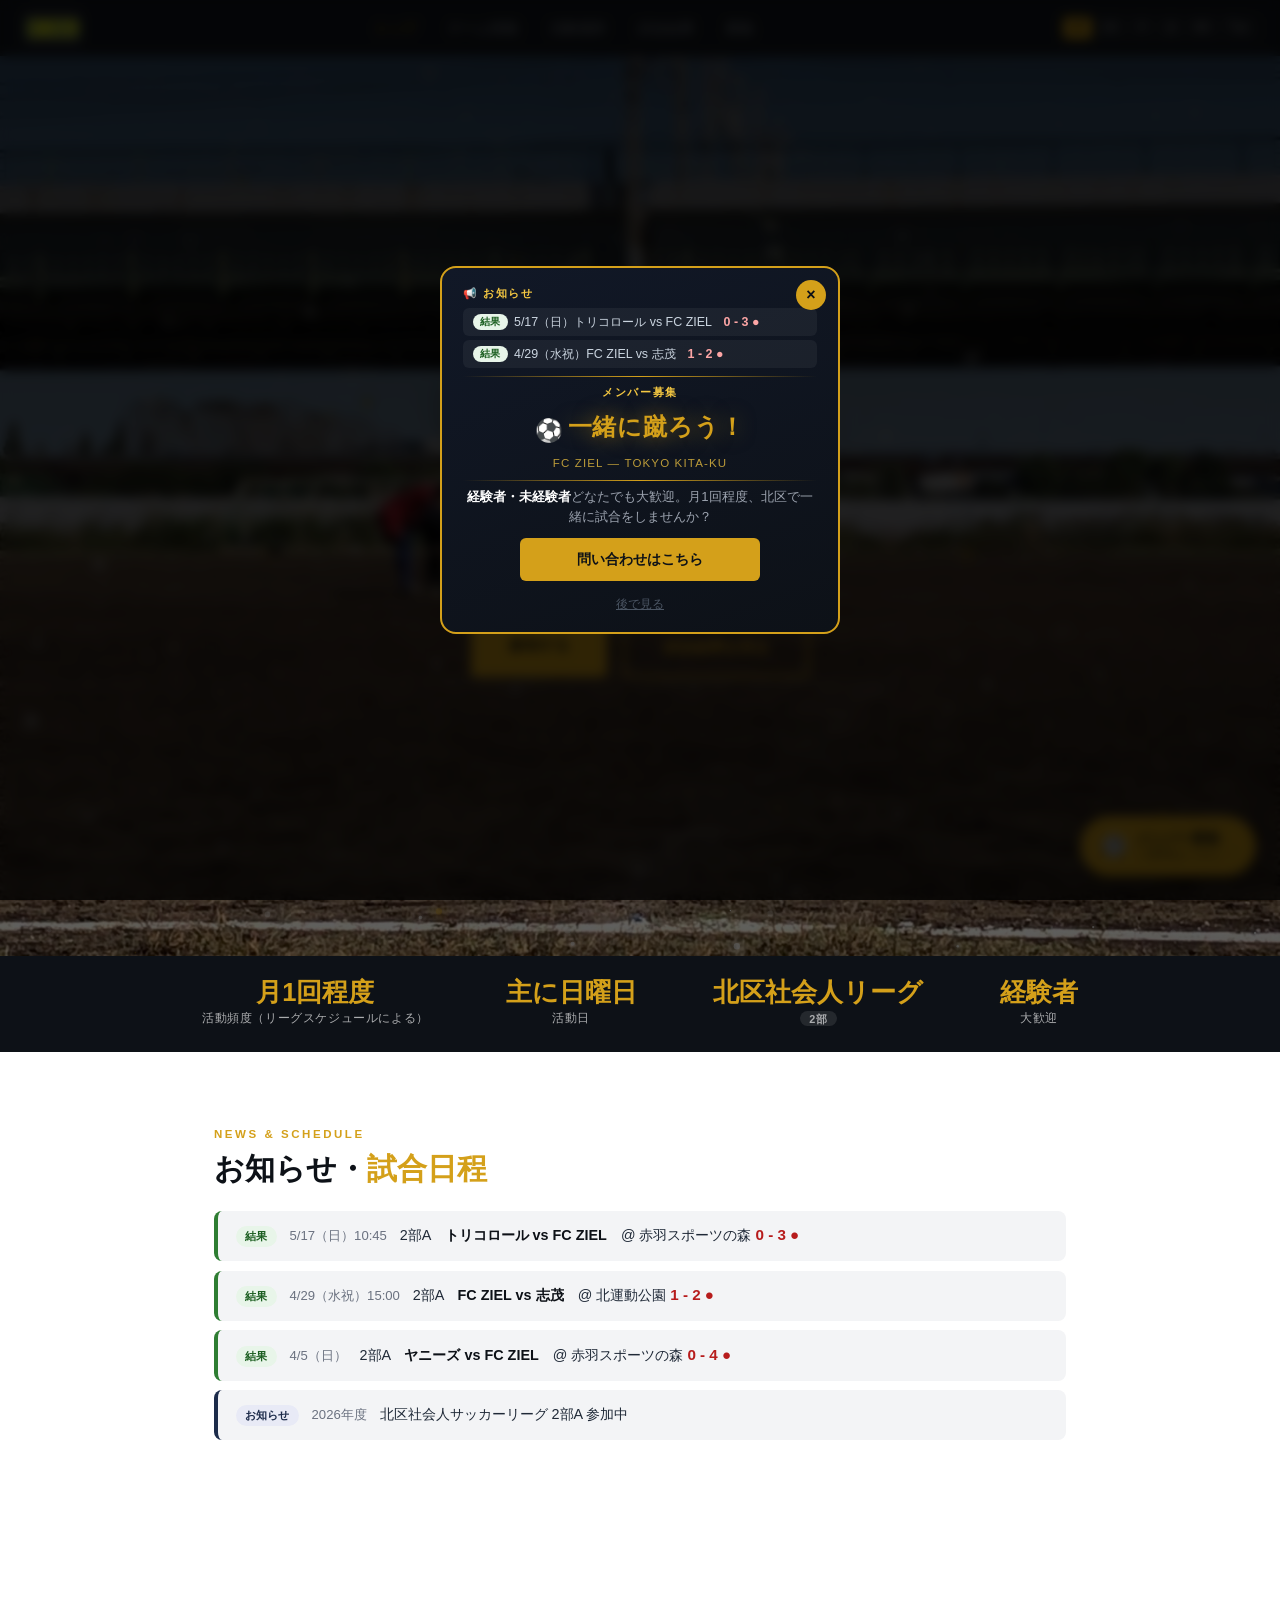
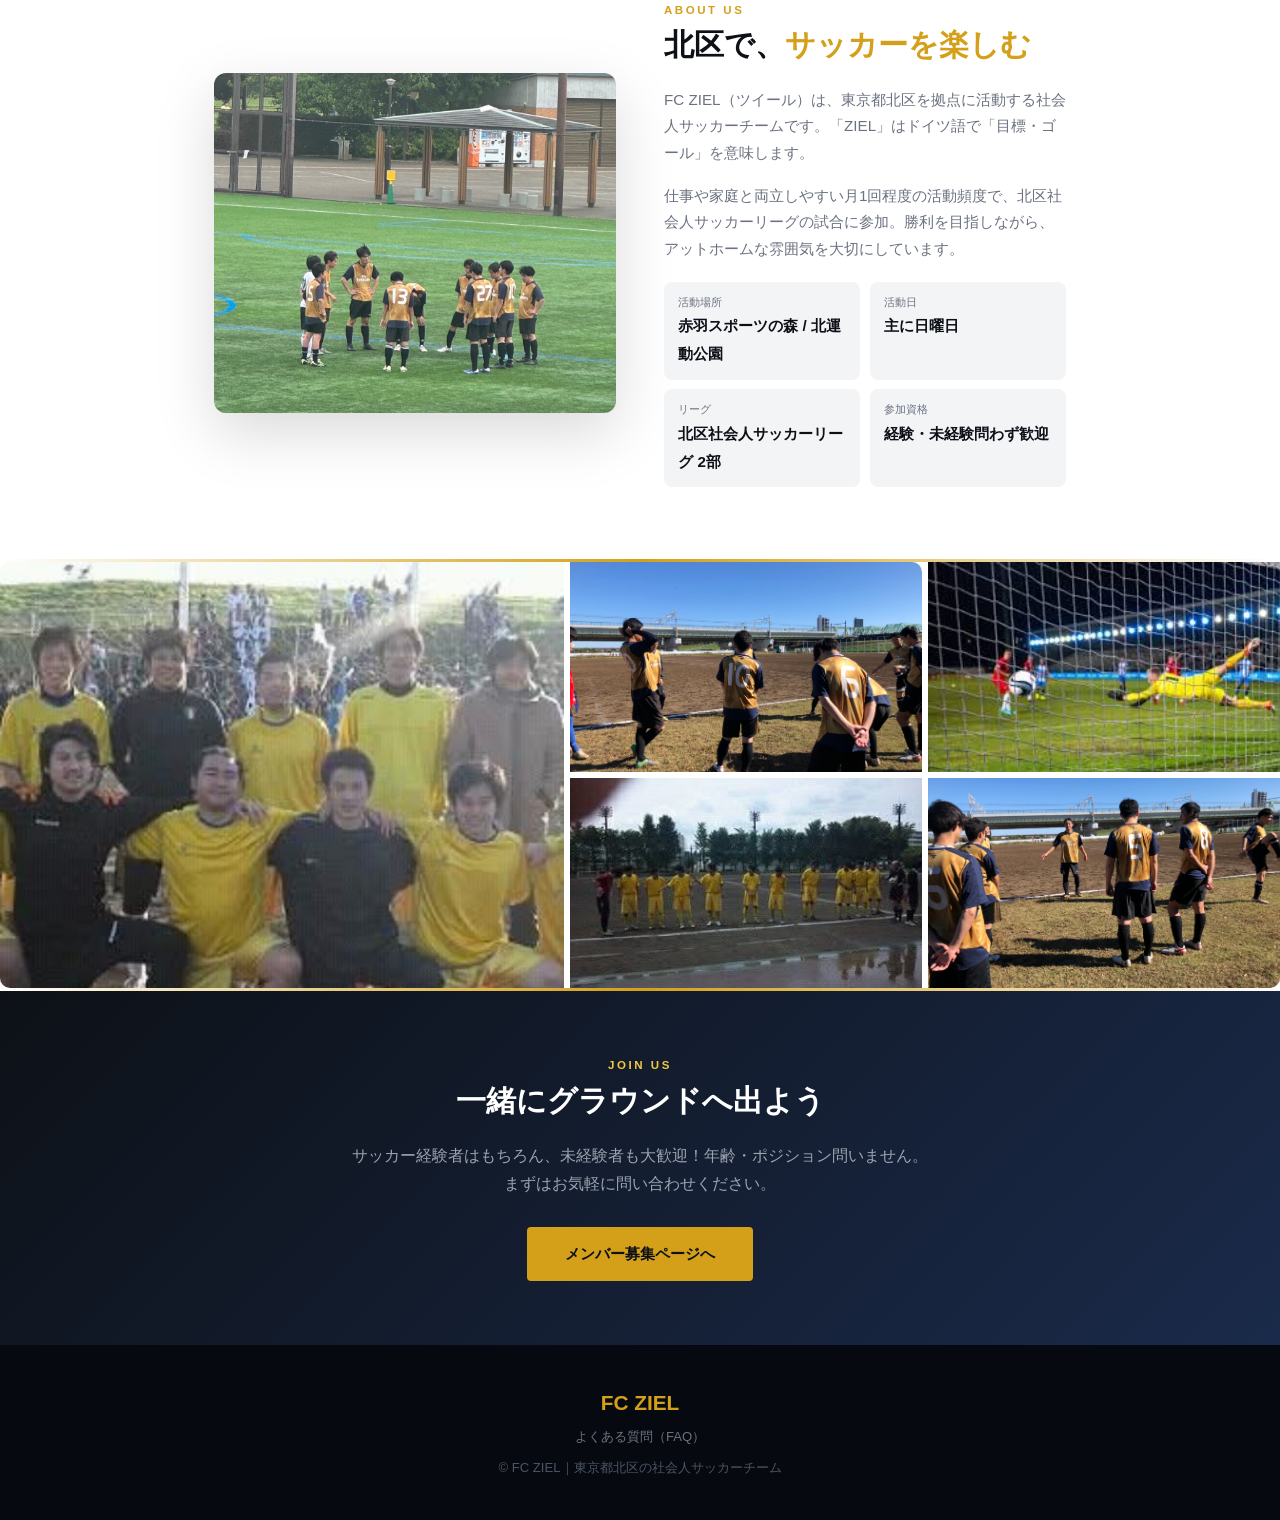
<file: index.html>
<!DOCTYPE html>
<html lang="ja">
<head>
  <meta charset="UTF-8">
  <meta name="viewport" content="width=device-width, initial-scale=1.0">
  <title>FC ZIEL（ツイール）｜東京都北区の社会人サッカーチーム</title>
  <meta name="description" content="東京都北区の社会人サッカーチームFC ZIEL（ツイール）。未経験者・初心者歓迎。北区社会人サッカーリーグ参加。赤羽・北区エリアで月1回程度（日曜）活動。メンバー随時募集中！">
  <meta name="keywords" content="社会人サッカー,北区,東京,FC ZIEL,ツイール,赤羽,サッカーチーム,メンバー募集,北区社会人リーグ,未経験者歓迎,初心者,サッカー北区">
  <meta property="og:title" content="FC ZIEL｜東京都北区の社会人サッカーチーム・メンバー募集">
  <meta property="og:description" content="未経験者・初心者歓迎！北区で月1回サッカー。見学だけでもOK。">
  <meta property="og:type" content="website">
  <link rel="icon" type="image/svg+xml" href="favicon.svg">
  <link rel="stylesheet" href="style.css">
  <style>
    .lang-switcher { display:flex; gap:0.2rem; align-items:center; margin-left:1rem; flex-shrink:0; }
    .lang-btn {
      background:transparent; border:1px solid rgba(255,255,255,0.25);
      color:rgba(255,255,255,0.65); font-size:0.65rem; font-weight:700;
      padding:0.18rem 0.42rem; border-radius:0.25rem; cursor:pointer;
      letter-spacing:0.03em; transition:all 0.15s; line-height:1.4;
    }
    .lang-btn:hover { border-color:#D4A01A; color:#D4A01A; }
    .lang-btn.active { background:#D4A01A; border-color:#D4A01A; color:#0D1117; }
  </style>
  <script type="application/ld+json">
  {
    "@context": "https://schema.org",
    "@type": "SportsOrganization",
    "name": "FC ZIEL",
    "alternateName": "ツイール",
    "sport": "Soccer",
    "areaServed": { "@type": "Place", "name": "東京都北区" }
  }
  </script>
  <!-- Google Analytics -->
  <script async src="https://www.googletagmanager.com/gtag/js?id=G-9GGPW8HF98"></script>
  <script>
    window.dataLayer = window.dataLayer || [];
    function gtag(){dataLayer.push(arguments);}
    gtag('js', new Date());
    gtag('config', 'G-9GGPW8HF98');
  </script>
</head>
<body>

  <!-- Navigation -->
  <nav class="nav">
    <a href="index.html" class="nav-logo"><img src="images/IMG_0385.jpeg" alt="FC ZIEL"></a>
    <div class="nav-links">
      <a href="index.html" class="active" data-i18n="nav-top">トップ</a>
      <a href="about.html" data-i18n="nav-team">チーム情報</a>
      <a href="location.html" data-i18n="nav-location">活動場所</a>
      <a href="results.html" data-i18n="nav-results">試合結果</a>
      <a href="join.html" data-i18n="nav-join">募集</a>
    </div>
    <div class="lang-switcher">
      <button onclick="setLang('ja')" data-lang="ja" class="lang-btn active">JP</button>
      <button onclick="setLang('en')" data-lang="en" class="lang-btn">EN</button>
      <button onclick="setLang('zh')" data-lang="zh" class="lang-btn">中</button>
      <button onclick="setLang('ko')" data-lang="ko" class="lang-btn">한</button>
      <button onclick="setLang('ms')" data-lang="ms" class="lang-btn">MS</button>
      <button onclick="setLang('th')" data-lang="th" class="lang-btn">ไทย</button>
    </div>
  </nav>

  <!-- Hero -->
  <section class="hero" style="background-image: url('images/IMG_0833.jpeg')">
    <canvas id="starfield"></canvas>
    <div class="hero-body">
      <p class="hero-ja">TOKYO KITA-KU NO SOCCER CLUB</p>
      <h1 class="hero-en">FC ZIEL</h1>
      <p class="hero-tagline" data-i18n-html="hero-tagline">東京都北区で試合をメインに活動する、<br>アットホームな社会人サッカーチーム</p>
      <span class="hero-badge" data-i18n="hero-badge">⚽ メンバー随時募集中</span>
      <div class="hero-btns">
        <a href="join.html" class="btn btn-gold" data-i18n="btn-join">参加する</a>
        <a href="results.html" class="btn btn-outline" data-i18n="btn-results">試合結果を見る</a>
      </div>
    </div>
  </section>

  <!-- Stats bar -->
  <div class="stats-bar">
    <div class="stat">
      <span class="stat-num" data-i18n="stat-freq">月1回程度</span>
      <span class="stat-label" data-i18n="stat-freq-label">活動頻度（リーグスケジュールによる）</span>
    </div>
    <div class="stat">
      <span class="stat-num" data-i18n="stat-day">主に日曜日</span>
      <span class="stat-label" data-i18n="stat-day-label">活動日</span>
    </div>
    <div class="stat">
      <span class="stat-num" data-i18n="stat-league">北区社会人リーグ</span>
      <span class="stat-label"><span style="background:rgba(255,255,255,0.15);color:#fff;padding:0.1rem 0.6rem;border-radius:2rem;font-size:0.68rem;font-weight:700;letter-spacing:0.05em">2部</span></span>
    </div>
    <div class="stat">
      <span class="stat-num" data-i18n="stat-exp">経験者</span>
      <span class="stat-label" data-i18n="stat-exp-label">大歓迎</span>
    </div>
  </div>

  <!-- お知らせ -->
  <section>
    <div class="container">
      <span class="section-eyebrow">News &amp; Schedule</span>
      <h2 class="section-title" data-i18n-html="news-title">お知らせ・<span>試合日程</span></h2>
      <div class="news-list">
        <!-- NEWS_INSERT -->

        <div class="news-item news-result">
          <span class="news-tag tag-result" data-i18n="tag-result">結果</span>
          <span class="news-date">5/17（日）10:45</span>
          <span class="news-body">2部A　<strong>トリコロール vs FC ZIEL</strong>　@ 赤羽スポーツの森
            <span class="news-score loss">0 - 3 ●</span>
          </span>
        </div>

        <div class="news-item news-result">
          <span class="news-tag tag-result" data-i18n="tag-result">結果</span>
          <span class="news-date">4/29（水祝）15:00</span>
          <span class="news-body">2部A　<strong>FC ZIEL vs 志茂</strong>　@ 北運動公園
            <span class="news-score loss">1 - 2 ●</span>
          </span>
        </div>

        <div class="news-item news-result">
          <span class="news-tag tag-result" data-i18n="tag-result">結果</span>
          <span class="news-date">4/5（日）</span>
          <span class="news-body">2部A　<strong>ヤニーズ vs FC ZIEL</strong>　@ 赤羽スポーツの森
            <span class="news-score loss">0 - 4 ●</span>
          </span>
        </div>

        <div class="news-item news-info">
          <span class="news-tag tag-info" data-i18n="tag-info">お知らせ</span>
          <span class="news-date" data-i18n="news-date-label">2026年度</span>
          <span class="news-body" data-i18n="news-info-body">北区社会人サッカーリーグ 2部A 参加中</span>
        </div>

      </div>
    </div>
  </section>

  <!-- About -->
  <section>
    <div class="container">
      <div class="about-grid">
        <div class="about-img">
          <img src="images/IMG_0831.jpeg" alt="FC ZIELチームミーティング">
        </div>
        <div class="about-text">
          <span class="section-eyebrow">About Us</span>
          <h2 class="section-title" data-i18n-html="about-title">北区で、<span>サッカーを楽しむ</span></h2>
          <p data-i18n="about-p1">FC ZIEL（ツイール）は、東京都北区を拠点に活動する社会人サッカーチームです。「ZIEL」はドイツ語で「目標・ゴール」を意味します。</p>
          <p data-i18n="about-p2">仕事や家庭と両立しやすい月1回程度の活動頻度で、北区社会人サッカーリーグの試合に参加。勝利を目指しながら、アットホームな雰囲気を大切にしています。</p>
          <div class="detail-grid">
            <div class="detail-item">
              <em data-i18n="detail-loc">活動場所</em>
              <strong>赤羽スポーツの森 / 北運動公園</strong>
            </div>
            <div class="detail-item">
              <em data-i18n="detail-day">活動日</em>
              <strong data-i18n="stat-day">主に日曜日</strong>
            </div>
            <div class="detail-item">
              <em data-i18n="detail-league">リーグ</em>
              <strong>北区社会人サッカーリーグ 2部</strong>
            </div>
            <div class="detail-item">
              <em data-i18n="detail-qual">参加資格</em><strong data-i18n="detail-qual-val">経験・未経験問わず歓迎</strong>
            </div>
          </div>
        </div>
      </div>
    </div>
  </section>

  <!-- Photo grid -->
  <div class="gold-line"></div>
  <div class="photo-grid">
    <img src="images/IMG_0383.jpeg"       class="photo-featured" alt="FC ZIELチーム集合写真">
    <img src="images/IMG_0834.jpeg"       alt="ウォームアップ">
    <img src="images/photo_goal.jpg"      alt="ゴールシーン">
    <img src="images/IMG_0382.jpeg"       alt="試合前の整列">
    <img src="images/IMG_0835.jpeg"       alt="チーム円陣">
  </div>
  <div class="gold-line"></div>

  <!-- Join CTA -->
  <div class="cta-banner">
    <span class="section-eyebrow">Join Us</span>
    <h2 class="section-title" data-i18n="cta-title">一緒にグラウンドへ出よう</h2>
    <p data-i18n-html="cta-p">サッカー経験者はもちろん、未経験者も大歓迎！年齢・ポジション問いません。<br>まずはお気軽に問い合わせください。</p>
    <a href="join.html" class="btn btn-gold" data-i18n="cta-btn">メンバー募集ページへ</a>
  </div>

  <!-- Recruit Popup -->
  <div class="popup-overlay" id="recruitPopup">
    <div class="popup-modal">
      <button class="popup-close" onclick="closePopup()" aria-label="閉じる">×</button>

      <!-- お知らせ -->
      <div class="popup-section">
        <span class="popup-section-label" data-i18n="popup-news-label">📢 お知らせ</span>
        <div class="popup-news">
          <div class="popup-news-item">
            <span class="popup-news-tag tag-result" data-i18n="tag-result">結果</span>
            <span>5/17（日）トリコロール vs FC ZIEL　<span class="loss">0 - 3 ●</span></span>
          </div>
          <div class="popup-news-item">
            <span class="popup-news-tag tag-result" data-i18n="tag-result">結果</span>
            <span>4/29（水祝）FC ZIEL vs 志茂　<span class="loss">1 - 2 ●</span></span>
          </div>
        </div>
      </div>

      <div class="popup-divider"></div>

      <!-- メンバー募集 -->
      <span class="popup-recruit-label" data-i18n="popup-recruit-label">メンバー募集</span>
      <p class="popup-title-line"><span class="popup-ball">⚽</span><span class="popup-title" data-i18n="popup-title">一緒に蹴ろう！</span></p>
      <p class="popup-sub">FC ZIEL — TOKYO KITA-KU</p>
      <div class="popup-divider"></div>
      <p class="popup-text" data-i18n-html="popup-text"><strong>経験者・未経験者</strong>どなたでも大歓迎。月1回程度、北区で一緒に試合をしませんか？</p>
      <a href="join.html" class="popup-btn" data-i18n="popup-btn">問い合わせはこちら</a>
      <button class="popup-later" onclick="closePopup()" data-i18n="popup-later">後で見る</button>
    </div>
  </div>

  <!-- Floating CTA -->
  <a href="join.html" class="float-cta">
    <span class="float-cta-icon">⚽</span>
    <div class="float-cta-inner">
      <span data-i18n="float-cta">メンバー募集</span>
      <small data-i18n="float-cta-sub">ご質問はこちら →</small>
    </div>
  </a>

  <script src="stars.js"></script>
  <script>
    const i18n = {
      ja: {
        'nav-top':'トップ','nav-team':'チーム情報','nav-location':'活動場所',
        'nav-results':'試合結果','nav-join':'募集',
        'hero-tagline':'東京都北区で試合をメインに活動する、<br>アットホームな社会人サッカーチーム',
        'hero-badge':'⚽ メンバー随時募集中',
        'btn-join':'参加する','btn-results':'試合結果を見る',
        'stat-freq':'月1回程度','stat-freq-label':'活動頻度（リーグスケジュールによる）',
        'stat-day':'主に日曜日','stat-day-label':'活動日',
        'stat-league':'北区社会人リーグ','stat-exp':'経験者','stat-exp-label':'大歓迎',
        'news-title':'お知らせ・<span>試合日程</span>',
        'tag-result':'結果','tag-info':'お知らせ',
        'news-date-label':'2026年度','news-info-body':'北区社会人サッカーリーグ 2部A 参加中',
        'about-title':'北区で、<span>サッカーを楽しむ</span>',
        'about-p1':'FC ZIEL（ツイール）は、東京都北区を拠点に活動する社会人サッカーチームです。「ZIEL」はドイツ語で「目標・ゴール」を意味します。',
        'about-p2':'仕事や家庭と両立しやすい月1回程度の活動頻度で、北区社会人サッカーリーグの試合に参加。勝利を目指しながら、アットホームな雰囲気を大切にしています。',
        'detail-loc':'活動場所','detail-day':'活動日','detail-league':'リーグ',
        'detail-qual':'参加資格','detail-qual-val':'経験・未経験問わず歓迎',
        'cta-title':'一緒にグラウンドへ出よう',
        'cta-p':'サッカー経験者はもちろん、未経験者も大歓迎！年齢・ポジション問いません。<br>まずはお気軽に問い合わせください。',
        'cta-btn':'メンバー募集ページへ',
        'popup-news-label':'📢 お知らせ','popup-recruit-label':'メンバー募集',
        'popup-title':'一緒に蹴ろう！',
        'popup-text':'<strong>経験者・未経験者</strong>どなたでも大歓迎。月1回程度、北区で一緒に試合をしませんか？',
        'popup-btn':'問い合わせはこちら','popup-later':'後で見る',
        'float-cta':'メンバー募集','float-cta-sub':'ご質問はこちら →',
        'footer-faq':'よくある質問（FAQ）',
        'footer-copy':'© FC ZIEL｜東京都北区の社会人サッカーチーム',
      },
      en: {
        'nav-top':'Top','nav-team':'Team','nav-location':'Venues',
        'nav-results':'Results','nav-join':'Join',
        'hero-tagline':'A friendly amateur soccer team<br>based in Kita-ku, Tokyo',
        'hero-badge':'⚽ New Members Welcome',
        'btn-join':'Join Us','btn-results':'View Results',
        'stat-freq':'~Monthly','stat-freq-label':'Activity frequency (by league schedule)',
        'stat-day':'Sundays','stat-day-label':'Activity day',
        'stat-league':'Kita-ku Amateur League','stat-exp':'All Levels','stat-exp-label':'Welcome',
        'news-title':'News & <span>Schedule</span>',
        'tag-result':'Result','tag-info':'Info',
        'news-date-label':'Season 2026','news-info-body':'Competing in Kita-ku Amateur Soccer League Division 2A',
        'about-title':'Play Soccer<br><span>in Kita-ku</span>',
        'about-p1':'FC ZIEL is an amateur soccer team based in Kita-ku, Tokyo. "ZIEL" means "goal" in German.',
        'about-p2':'We play about once a month in the Kita-ku Amateur Soccer League, aiming for victories while keeping a welcoming, family-friendly atmosphere.',
        'detail-loc':'Venues','detail-day':'Days','detail-league':'League',
        'detail-qual':'Requirements','detail-qual-val':'All experience levels welcome',
        'cta-title':'Join Us on the Pitch',
        'cta-p':'All skill levels welcome — beginners too! Age and position don\'t matter.<br>Feel free to reach out anytime.',
        'cta-btn':'Join the Team',
        'popup-news-label':'📢 News','popup-recruit-label':'Join Us',
        'popup-title':'Kick a Ball with Us!',
        'popup-text':'<strong>Everyone is welcome</strong> — beginner or experienced. Play soccer in Kita-ku once a month?',
        'popup-btn':'Contact Us','popup-later':'Maybe Later',
        'float-cta':'Join','float-cta-sub':'Enquire here →',
        'footer-faq':'FAQ',
        'footer-copy':'© FC ZIEL｜Amateur Soccer Team, Kita-ku, Tokyo',
      },
      zh: {
        'nav-top':'首页','nav-team':'球队信息','nav-location':'活动场地',
        'nav-results':'比赛结果','nav-join':'加入',
        'hero-tagline':'东京都北区的业余足球队，<br>氛围友好，欢迎新成员',
        'hero-badge':'⚽ 随时招募新成员',
        'btn-join':'加入我们','btn-results':'查看比赛结果',
        'stat-freq':'每月约1次','stat-freq-label':'活动频率（依联赛赛程）',
        'stat-day':'主要为周日','stat-day-label':'活动日',
        'stat-league':'北区业余联赛','stat-exp':'有经验者','stat-exp-label':'热烈欢迎',
        'news-title':'公告・<span>赛程</span>',
        'tag-result':'结果','tag-info':'公告',
        'news-date-label':'2026年度','news-info-body':'参加北区社会人足球联赛2部A',
        'about-title':'在北区，<span>享受足球</span>',
        'about-p1':'FC ZIEL 是一支以东京都北区为据点的业余足球队。"ZIEL"在德语中意为"目标・球门"。',
        'about-p2':'每月约活动一次，参加北区业余足球联赛。追求胜利的同时，也注重轻松友好的团队氛围。',
        'detail-loc':'活动场地','detail-day':'活动日','detail-league':'联赛',
        'detail-qual':'参加条件','detail-qual-val':'有经验者及初学者均欢迎',
        'cta-title':'一起上场吧',
        'cta-p':'有经验者和初学者都欢迎！不限年龄和位置。<br>欢迎随时联系我们。',
        'cta-btn':'查看招募信息',
        'popup-news-label':'📢 公告','popup-recruit-label':'招募成员',
        'popup-title':'一起踢球吧！',
        'popup-text':'<strong>有经验者・初学者</strong>均欢迎。每月约一次，在北区一起比赛如何？',
        'popup-btn':'联系我们','popup-later':'稍后再看',
        'float-cta':'招募','float-cta-sub':'点击询问 →',
        'footer-faq':'常见问题（FAQ）',
        'footer-copy':'© FC ZIEL｜东京都北区业余足球队',
      },
      ko: {
        'nav-top':'홈','nav-team':'팀 정보','nav-location':'활동 장소',
        'nav-results':'경기 결과','nav-join':'지원',
        'hero-tagline':'도쿄 기타구를 거점으로 활동하는<br>아마추어 축구팀',
        'hero-badge':'⚽ 멤버 모집 중',
        'btn-join':'참가하기','btn-results':'경기 결과 보기',
        'stat-freq':'월 1회 정도','stat-freq-label':'활동 빈도（리그 일정에 따름）',
        'stat-day':'주로 일요일','stat-day-label':'활동일',
        'stat-league':'기타구 아마추어 리그','stat-exp':'경험자','stat-exp-label':'환영',
        'news-title':'공지・<span>경기 일정</span>',
        'tag-result':'결과','tag-info':'공지',
        'news-date-label':'2026년도','news-info-body':'기타구 사회인 축구 리그 2부A 참가 중',
        'about-title':'기타구에서,<br><span>축구를 즐기다</span>',
        'about-p1':'FC ZIEL은 도쿄도 기타구를 거점으로 활동하는 아마추어 축구팀입니다. "ZIEL"은 독일어로 "목표・골"을 의미합니다.',
        'about-p2':'월 1회 정도 기타구 사회인 축구 리그에 참가합니다. 승리를 목표로 하면서도 화목한 분위기를 소중히 여기고 있습니다.',
        'detail-loc':'활동 장소','detail-day':'활동일','detail-league':'리그',
        'detail-qual':'참가 자격','detail-qual-val':'경험자・미경험자 모두 환영',
        'cta-title':'함께 그라운드로 나가자',
        'cta-p':'경험자는 물론 초보자도 환영! 나이・포지션 불문합니다.<br>편하게 문의해 주세요.',
        'cta-btn':'멤버 모집 페이지로',
        'popup-news-label':'📢 공지','popup-recruit-label':'멤버 모집',
        'popup-title':'함께 차자!',
        'popup-text':'<strong>경험자・초보자</strong> 모두 환영합니다. 월 1회 기타구에서 함께 경기하실 분?',
        'popup-btn':'문의하기','popup-later':'나중에 보기',
        'float-cta':'멤버 모집','float-cta-sub':'문의는 이쪽 →',
        'footer-faq':'자주 묻는 질문（FAQ）',
        'footer-copy':'© FC ZIEL｜도쿄도 기타구 아마추어 축구팀',
      },
      ms: {
        'nav-top':'Utama','nav-team':'Pasukan','nav-location':'Lokasi',
        'nav-results':'Keputusan','nav-join':'Sertai',
        'hero-tagline':'Pasukan bola sepak amatur yang mesra<br>berpusat di Kita-ku, Tokyo',
        'hero-badge':'⚽ Ahli Baru Dijemput',
        'btn-join':'Sertai Kami','btn-results':'Lihat Keputusan',
        'stat-freq':'~1x Sebulan','stat-freq-label':'Kekerapan aktiviti (mengikut jadual liga)',
        'stat-day':'Ahad','stat-day-label':'Hari aktiviti',
        'stat-league':'Liga Amatur Kita-ku','stat-exp':'Semua Tahap','stat-exp-label':'Dialu-alukan',
        'news-title':'Berita & <span>Jadual</span>',
        'tag-result':'Keputusan','tag-info':'Info',
        'news-date-label':'Musim 2026','news-info-body':'Menyertai Liga Bola Sepak Kita-ku Bahagian 2A',
        'about-title':'Bermain Bola Sepak<br><span>di Kita-ku</span>',
        'about-p1':'FC ZIEL ialah pasukan bola sepak amatur yang berpusat di Kita-ku, Tokyo. "ZIEL" bermaksud "matlamat/gol" dalam bahasa Jerman.',
        'about-p2':'Kami bermain kira-kira sekali sebulan dalam Liga Bola Sepak Amatur Kita-ku, mengutamakan kemenangan sambil menjaga suasana kekeluargaan.',
        'detail-loc':'Lokasi','detail-day':'Hari','detail-league':'Liga',
        'detail-qual':'Syarat','detail-qual-val':'Semua peringkat dialu-alukan',
        'cta-title':'Sertai Kami di Padang',
        'cta-p':'Pemain berpengalaman mahupun pemula — semua dialu-alukan!<br>Hubungi kami bila-bila masa.',
        'cta-btn':'Halaman Penyertaan',
        'popup-news-label':'📢 Berita','popup-recruit-label':'Sertai Pasukan',
        'popup-title':'Mari Tendang Bersama!',
        'popup-text':'<strong>Berpengalaman atau pemula</strong> — semua dialu-alukan. Main bola sepak di Kita-ku sebulan sekali?',
        'popup-btn':'Hubungi Kami','popup-later':'Kemudian',
        'float-cta':'Sertai','float-cta-sub':'Tanya di sini →',
        'footer-faq':'Soalan Lazim (FAQ)',
        'footer-copy':'© FC ZIEL｜Pasukan Bola Sepak Amatur, Kita-ku, Tokyo',
      },
      th: {
        'nav-top':'หน้าแรก','nav-team':'ข้อมูลทีม','nav-location':'สนามกีฬา',
        'nav-results':'ผลการแข่งขัน','nav-join':'สมัคร',
        'hero-tagline':'ทีมฟุตบอลสมัครเล่นบรรยากาศอบอุ่น<br>ประจำเขตคิตะ โตเกียว',
        'hero-badge':'⚽ รับสมัครสมาชิก',
        'btn-join':'เข้าร่วมทีม','btn-results':'ดูผลการแข่งขัน',
        'stat-freq':'เดือนละ 1 ครั้ง','stat-freq-label':'ความถี่ (ตามตารางลีก)',
        'stat-day':'วันอาทิตย์','stat-day-label':'วันกิจกรรม',
        'stat-league':'ลีกสมัครเล่น คิตะ','stat-exp':'ทุกระดับ','stat-exp-label':'ยินดีต้อนรับ',
        'news-title':'ข่าวสาร & <span>ตารางแข่ง</span>',
        'tag-result':'ผลการแข่ง','tag-info':'ข่าวสาร',
        'news-date-label':'ฤดูกาล 2026','news-info-body':'เข้าร่วมลีกฟุตบอลเขตคิตะ ดิวิชั่น 2A',
        'about-title':'เล่นฟุตบอล<br><span>ที่คิตะ</span>',
        'about-p1':'FC ZIEL คือทีมฟุตบอลสมัครเล่นในเขตคิตะ โตเกียว "ZIEL" แปลว่า "เป้าหมาย/ประตู" ในภาษาเยอรมัน',
        'about-p2':'เราแข่งขันประมาณเดือนละครั้งในลีกฟุตบอลสมัครเล่นเขตคิตะ มุ่งสู่ชัยชนะพร้อมรักษาบรรยากาศที่เป็นกันเอง',
        'detail-loc':'สนามกีฬา','detail-day':'วันกิจกรรม','detail-league':'ลีก',
        'detail-qual':'คุณสมบัติ','detail-qual-val':'ยินดีต้อนรับทุกระดับ',
        'cta-title':'มาร่วมเล่นกับเรา',
        'cta-p':'ยินดีต้อนรับทั้งมือเก่าและมือใหม่! ไม่จำกัดอายุและตำแหน่ง<br>สอบถามได้เลย',
        'cta-btn':'ไปหน้าสมัครสมาชิก',
        'popup-news-label':'📢 ข่าวสาร','popup-recruit-label':'รับสมัครสมาชิก',
        'popup-title':'มาเตะบอลด้วยกัน!',
        'popup-text':'<strong>มือเก่าหรือมือใหม่</strong> ยินดีต้อนรับทุกคน แข่งฟุตบอลที่คิตะเดือนละครั้ง',
        'popup-btn':'ติดต่อเรา','popup-later':'ภายหลัง',
        'float-cta':'สมัครสมาชิก','float-cta-sub':'สอบถามที่นี่ →',
        'footer-faq':'คำถามที่พบบ่อย (FAQ)',
        'footer-copy':'© FC ZIEL｜ทีมฟุตบอลสมัครเล่น เขตคิตะ โตเกียว',
      },
    };

    function setLang(lang) {
      const t = i18n[lang];
      if (!t) return;
      document.querySelectorAll('[data-i18n]').forEach(el => {
        if (t[el.dataset.i18n] !== undefined) el.textContent = t[el.dataset.i18n];
      });
      document.querySelectorAll('[data-i18n-html]').forEach(el => {
        const key = el.dataset.i18nHtml;
        if (t[key] !== undefined) el.innerHTML = t[key];
      });
      document.querySelectorAll('.lang-btn').forEach(btn => {
        btn.classList.toggle('active', btn.dataset.lang === lang);
      });
      document.documentElement.lang = lang === 'zh' ? 'zh-Hans' : lang;
      localStorage.setItem('fcziel-lang', lang);
    }

    function closePopup() {
      document.getElementById('recruitPopup').classList.remove('active');
      sessionStorage.setItem('popupDone', '1');
    }

    function hideExpiredUpcoming() {
      const now = new Date();
      const yr = now.getFullYear();
      function parseDate(text) {
        const m = text.match(/(\d{1,2})\/(\d{1,2})[^\d]*(?:(\d{1,2}):(\d{2}))?/);
        if (!m) return null;
        return new Date(yr, +m[1]-1, +m[2], m[3]?+m[3]:23, m[4]?+m[4]:59);
      }
      document.querySelectorAll('.news-upcoming').forEach(el => {
        const dateEl = el.querySelector('.news-date');
        if (!dateEl) return;
        const d = parseDate(dateEl.textContent);
        if (d && d < now) el.style.display = 'none';
      });
      document.querySelectorAll('.popup-news-item').forEach(el => {
        if (!el.querySelector('.tag-upcoming')) return;
        const spans = el.querySelectorAll('span');
        if (spans.length < 2) return;
        const d = parseDate(spans[1].textContent);
        if (d && d < now) el.style.display = 'none';
      });
    }

    window.addEventListener('DOMContentLoaded', function() {
      const saved = localStorage.getItem('fcziel-lang');
      if (saved && i18n[saved]) setLang(saved);
      hideExpiredUpcoming();
      if (!sessionStorage.getItem('popupDone')) {
        setTimeout(function() {
          document.getElementById('recruitPopup').classList.add('active');
        }, 900);
      }
    });
  </script>
  <footer>
    <span class="footer-logo">FC ZIEL</span>
    <p style="margin-bottom:0.5rem"><a href="faq.html" style="color:#6B7280;text-decoration:none;font-size:0.82rem" data-i18n="footer-faq">よくある質問（FAQ）</a></p>
    <p data-i18n="footer-copy">© FC ZIEL｜東京都北区の社会人サッカーチーム</p>
  </footer>

</body>
</html>
</file>
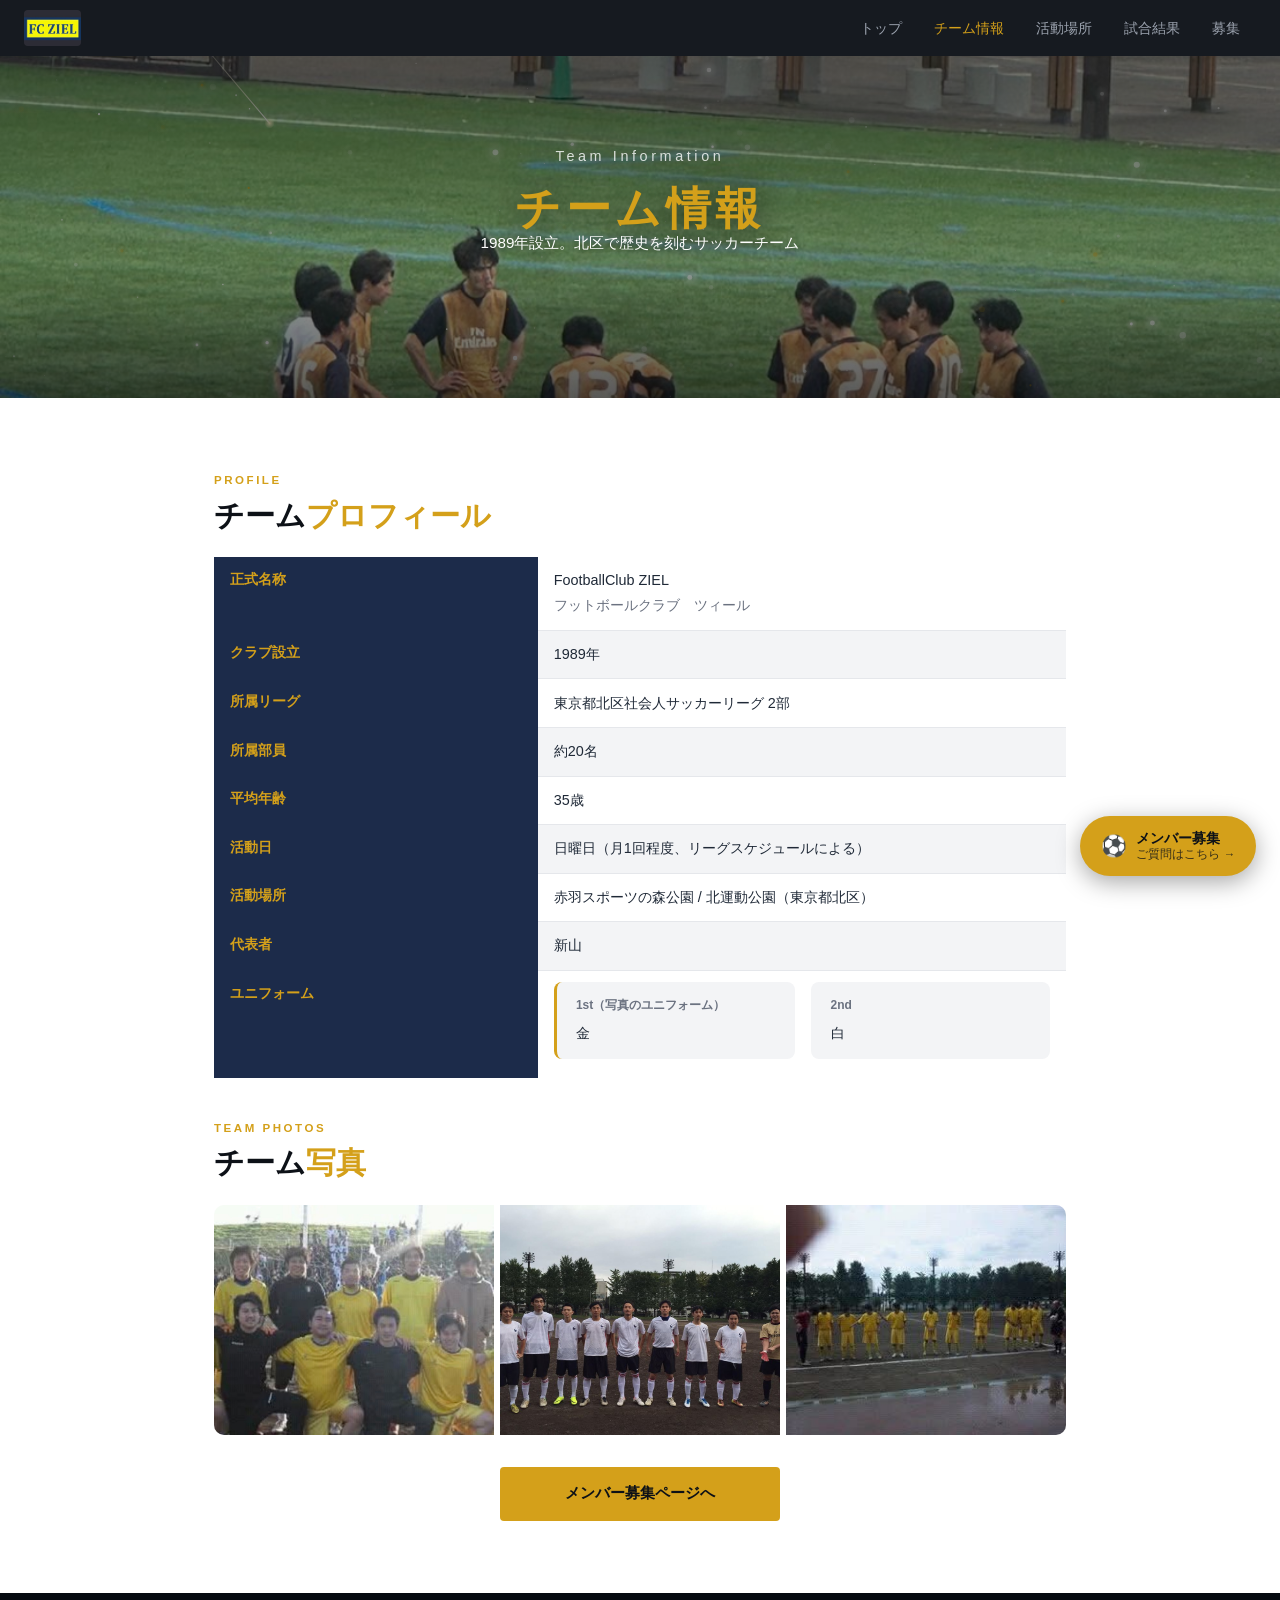
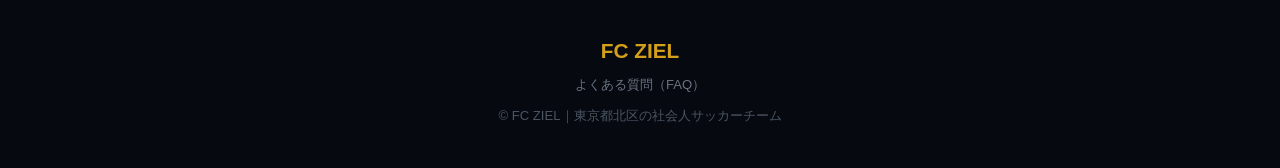
<file: about.html>
<!DOCTYPE html>
<html lang="ja">
<head>
  <meta charset="UTF-8">
  <meta name="viewport" content="width=device-width, initial-scale=1.0">
  <link rel="canonical" href="https://fcziel.github.io/about.html">
  <title>チーム情報｜FC ZIEL（ツィール）東京都北区の社会人サッカーチーム</title>
  <meta name="description" content="FC ZIEL（ツィール）のチーム情報。1989年設立、東京都北区社会人リーグ参加。正式名称・ユニフォーム・チームルール・役割分担など詳細を掲載。">
  <link rel="icon" type="image/svg+xml" href="favicon.svg">
  <link rel="stylesheet" href="style.css">
  <style>
    .info-table { width:100%; border-collapse:collapse; margin-bottom:2rem; }
    .info-table th {
      background: var(--navy); color: var(--gold);
      padding: 0.7rem 1rem; text-align:left; font-size:0.85rem;
      width: 38%; vertical-align: top;
    }
    .info-table td {
      padding: 0.7rem 1rem; border-bottom:1px solid #E5E7EB;
      font-size:0.9rem; text-align:left; vertical-align:top;
    }
    .info-table tr:last-child td { border-bottom:none; }
    .info-table tr:nth-child(even) td { background: var(--gray); }

    .uniform-box {
      display:flex; gap:1rem; flex-wrap:wrap; margin-bottom:0.5rem;
    }
    .uniform-kit {
      background: var(--gray); border-radius:8px; padding:0.8rem 1.2rem;
      flex:1; min-width:160px;
    }
    .uniform-kit .kit-label {
      font-size:0.75rem; color:var(--muted); font-weight:700;
      display:block; margin-bottom:0.3rem;
    }

    .rule-list { list-style:none; }
    .rule-list li {
      padding:0.8rem 0 0.8rem 2rem; position:relative;
      border-bottom:1px solid #E5E7EB; font-size:0.9rem; color:var(--text);
    }
    .rule-list li:last-child { border-bottom:none; }
    .rule-list li::before {
      content:"■"; color:var(--gold); font-size:0.6rem;
      position:absolute; left:0; top:1rem;
    }

    .role-grid {
      display:grid; grid-template-columns: 1fr 1fr; gap:0.6rem;
      margin-bottom:1rem;
    }
    .role-item { background:var(--gray); border-radius:6px; padding:0.6rem 0.8rem; font-size:0.85rem; }
    .role-item em { display:block; font-style:normal; font-size:0.72rem; color:var(--muted); }

    @media (max-width:640px) {
      .info-table th { width:42%; }
      .role-grid { grid-template-columns:1fr; }
    }
  </style>
  <!-- Google Analytics -->
  <script async src="https://www.googletagmanager.com/gtag/js?id=G-9GGPW8HF98"></script>
  <script>
    window.dataLayer = window.dataLayer || [];
    function gtag(){dataLayer.push(arguments);}
    gtag('js', new Date());
    gtag('config', 'G-9GGPW8HF98');
  </script></head>
<body>

  <nav class="nav">
    <a href="index.html" class="nav-logo"><img src="images/IMG_0385.jpeg" alt="FC ZIEL"></a>
    <div class="nav-links">
      <a href="index.html">トップ</a>
      <a href="about.html" class="active">チーム情報</a>
      <a href="location.html">活動場所</a>
      <a href="results.html">試合結果</a>
      <a href="join.html">募集</a>
    </div>
  </nav>

  <!-- Hero -->
  <section class="hero hero-sm" style="background-image: url('images/IMG_0831.jpeg')">
    <canvas id="starfield"></canvas>
    <div class="hero-body">
      <p class="hero-ja">Team Information</p>
      <h1 class="hero-en">チーム情報</h1>
      <p class="hero-tagline">1989年設立。北区で歴史を刻むサッカーチーム</p>
    </div>
  </section>

  <!-- Basic Info -->
  <section>
    <div class="container">
      <span class="section-eyebrow">Profile</span>
      <h2 class="section-title">チーム<span>プロフィール</span></h2>

      <table class="info-table">
        <tr>
          <th>正式名称</th>
          <td>FootballClub ZIEL<br><span style="font-size:0.85rem;color:var(--muted)">フットボールクラブ　ツィール</span></td>
        </tr>
        <tr>
          <th>クラブ設立</th>
          <td>1989年</td>
        </tr>
        <tr>
          <th>所属リーグ</th>
          <td>東京都北区社会人サッカーリーグ 2部</td>
        </tr>
        <tr>
          <th>所属部員</th>
          <td>約20名</td>
        </tr>
        <tr>
          <th>平均年齢</th>
          <td>35歳</td>
        </tr>
        <tr>
          <th>活動日</th>
          <td>日曜日（月1回程度、リーグスケジュールによる）</td>
        </tr>
        <tr>
          <th>活動場所</th>
          <td>赤羽スポーツの森公園 / 北運動公園（東京都北区）</td>
        </tr>
        <tr>
          <th>代表者</th>
          <td>新山</td>
        </tr>
        <tr>
          <th>ユニフォーム</th>
          <td>
            <div class="uniform-box">
              <div class="uniform-kit" style="border-left:3px solid var(--gold)">
                <span class="kit-label">1st（写真のユニフォーム）</span>
                金
              </div>
              <div class="uniform-kit">
                <span class="kit-label">2nd</span>
                白
              </div>
            </div>
          </td>
        </tr>
      </table>


      <span class="section-eyebrow" style="margin-top:2.5rem;display:block">Team Photos</span>
      <h2 class="section-title">チーム<span>写真</span></h2>
      <div class="photo-strip" style="margin-bottom:2rem">
        <img src="images/IMG_0383.jpeg" alt="FC ZIEL集合（金ユニフォーム）">
        <img src="images/IMG_0384.jpeg" alt="FC ZIEL集合（白ユニフォーム・2nd）">
        <img src="images/IMG_0382.jpeg" alt="FC ZIEL試合前整列">
      </div>
      <a href="join.html" class="btn btn-gold btn-block">メンバー募集ページへ</a>
    </div>
  </section>

  <a href="join.html" class="float-cta">
    <span class="float-cta-icon">⚽</span>
    <div class="float-cta-inner">
      <span>メンバー募集</span>
      <small>ご質問はこちら →</small>
    </div>
  </a>
  <script src="stars.js"></script>
  <footer>
    <span class="footer-logo">FC ZIEL</span>
    <p style="margin-bottom:0.5rem"><a href="faq.html" style="color:#6B7280;text-decoration:none;font-size:0.82rem">よくある質問（FAQ）</a></p>
    <p>© FC ZIEL｜東京都北区の社会人サッカーチーム</p>
  </footer>

</body>
</html>
</file>
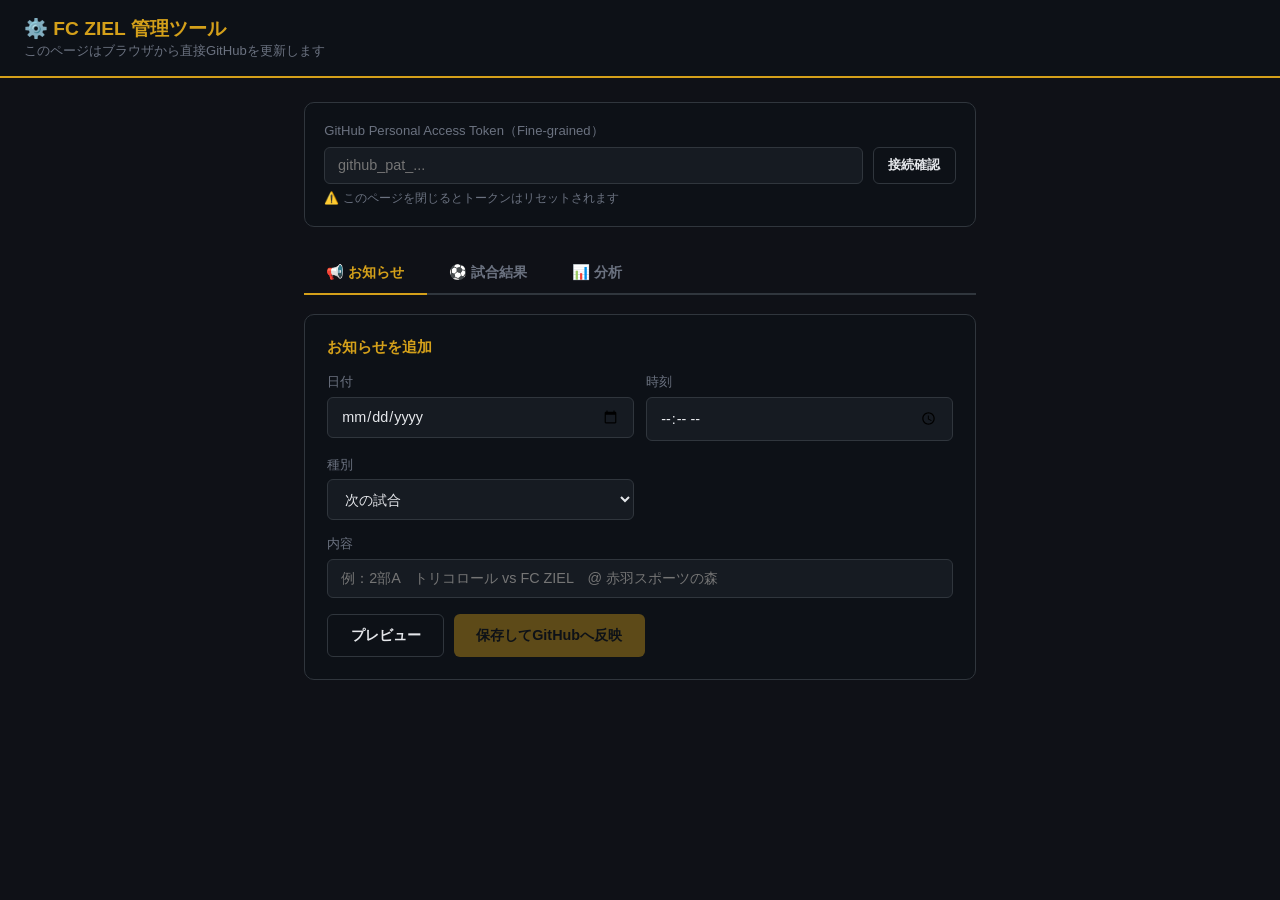
<file: admin.html>
<!DOCTYPE html>
<html lang="ja">
<head>
  <meta charset="UTF-8">
  <meta name="viewport" content="width=device-width, initial-scale=1.0">
  <title>FC ZIEL 管理ツール</title>
  <style>
    :root {
      --gold: #D4A01A; --dark: #0D1117; --navy: #1C2B4A;
      --gray: #F3F4F6; --muted: #6B7280;
    }
    * { box-sizing: border-box; margin: 0; padding: 0; }
    body { font-family: "Hiragino Kaku Gothic ProN","Meiryo",sans-serif; background: #0f1117; color: #e5e7eb; min-height: 100vh; }

    header {
      background: var(--dark); border-bottom: 2px solid var(--gold);
      padding: 1rem 1.5rem; display: flex; align-items: center; gap: 1rem;
    }
    header h1 { color: var(--gold); font-size: 1.2rem; font-weight: 900; }
    header p  { color: var(--muted); font-size: 0.82rem; }

    .container { max-width: 720px; margin: 0 auto; padding: 1.5rem; }

    /* Token section */
    .token-section {
      background: var(--dark); border: 1px solid #30363d;
      border-radius: 10px; padding: 1.2rem; margin-bottom: 1.5rem;
    }
    .token-section label { font-size: 0.82rem; color: var(--muted); display: block; margin-bottom: 0.4rem; }
    .token-row { display: flex; gap: 0.6rem; }
    .token-row input {
      flex: 1; background: #161b22; border: 1px solid #30363d;
      color: #e5e7eb; padding: 0.6rem 0.8rem; border-radius: 6px; font-size: 0.9rem;
    }
    .token-hint { font-size: 0.75rem; color: var(--muted); margin-top: 0.4rem; }
    .status-ok   { color: #3fb950; font-size: 0.82rem; margin-top: 0.4rem; }
    .status-err  { color: #f85149; font-size: 0.82rem; margin-top: 0.4rem; }

    /* Tabs */
    .tabs { display: flex; gap: 0; margin-bottom: 1.2rem; border-bottom: 2px solid #30363d; }
    .tab {
      padding: 0.7rem 1.4rem; cursor: pointer; font-size: 0.9rem; font-weight: 700;
      color: var(--muted); border-bottom: 2px solid transparent; margin-bottom: -2px;
      background: none; border-top: none; border-left: none; border-right: none;
      font-family: inherit; transition: color 0.2s;
    }
    .tab.active { color: var(--gold); border-bottom-color: var(--gold); }

    /* Panel */
    .panel { display: none; }
    .panel.active { display: block; }

    .card {
      background: var(--dark); border: 1px solid #30363d;
      border-radius: 10px; padding: 1.4rem; margin-bottom: 1rem;
    }
    .card h3 { color: var(--gold); font-size: 0.95rem; margin-bottom: 1rem; }

    .form-group { margin-bottom: 1rem; }
    .form-group label { font-size: 0.8rem; color: var(--muted); display: block; margin-bottom: 0.35rem; }
    .form-group input,
    .form-group select,
    .form-group textarea {
      width: 100%; background: #161b22; border: 1px solid #30363d;
      color: #e5e7eb; padding: 0.65rem 0.8rem; border-radius: 6px;
      font-size: 0.9rem; font-family: inherit;
    }
    .form-group input:focus,
    .form-group select:focus,
    .form-group textarea:focus { outline: none; border-color: var(--gold); }
    .form-row { display: grid; grid-template-columns: 1fr 1fr; gap: 0.8rem; }
    .score-row { display: grid; grid-template-columns: 1fr auto 1fr; align-items: center; gap: 0.5rem; }
    .score-sep { color: var(--muted); text-align: center; font-size: 1.2rem; font-weight: 700; }

    /* Preview */
    .preview {
      background: #161b22; border: 1px solid #30363d; border-radius: 8px;
      padding: 1rem; margin-bottom: 1rem; display: none;
    }
    .preview h4 { font-size: 0.78rem; color: var(--muted); margin-bottom: 0.6rem; }
    .preview-content { font-size: 0.82rem; color: #9ca3af; white-space: pre-wrap; word-break: break-all; }

    /* Buttons */
    .btn {
      padding: 0.7rem 1.4rem; border-radius: 6px; font-size: 0.9rem;
      font-weight: 700; cursor: pointer; border: none; font-family: inherit;
      transition: opacity 0.2s, transform 0.1s;
    }
    .btn:hover { opacity: 0.85; transform: translateY(-1px); }
    .btn:disabled { opacity: 0.4; cursor: not-allowed; transform: none; }
    .btn-gold    { background: var(--gold); color: var(--dark); }
    .btn-outline { background: none; border: 1px solid #30363d; color: #e5e7eb; }
    .btn-sm      { padding: 0.45rem 0.9rem; font-size: 0.82rem; }
    .btn-row     { display: flex; gap: 0.6rem; margin-top: 1rem; }

    /* Alert */
    .alert {
      padding: 0.8rem 1rem; border-radius: 6px; font-size: 0.85rem;
      margin-bottom: 1rem; display: none;
    }
    .alert-ok  { background: #0d2a0d; border: 1px solid #3fb950; color: #3fb950; }
    .alert-err { background: #2d0f0f; border: 1px solid #f85149; color: #f85149; }

    /* Spinner */
    .spinner { display: none; width: 16px; height: 16px; border: 2px solid #30363d; border-top-color: var(--gold); border-radius: 50%; animation: spin 0.6s linear infinite; vertical-align: middle; margin-left: 0.4rem; }
    @keyframes spin { to { transform: rotate(360deg); } }

    @media (max-width: 480px) {
      .form-row { grid-template-columns: 1fr; }
    }
  </style>
</head>
<body>

<header>
  <div>
    <h1>⚙️ FC ZIEL 管理ツール</h1>
    <p>このページはブラウザから直接GitHubを更新します</p>
  </div>
</header>

<div class="container">

  <!-- Token -->
  <div class="token-section">
    <label>GitHub Personal Access Token（Fine-grained）</label>
    <div class="token-row">
      <input type="password" id="token" placeholder="github_pat_..." autocomplete="off">
      <button class="btn btn-outline btn-sm" onclick="checkToken()">接続確認</button>
    </div>
    <p class="token-hint">⚠️ このページを閉じるとトークンはリセットされます</p>
    <p id="tokenStatus"></p>
  </div>

  <!-- Alert -->
  <div class="alert alert-ok" id="alertOk">✅ GitHubに保存しました。数分で反映されます。</div>
  <div class="alert alert-err" id="alertErr"></div>

  <!-- Tabs -->
  <div class="tabs">
    <button class="tab active" onclick="switchTab('news')">📢 お知らせ</button>
    <button class="tab" onclick="switchTab('match')">⚽ 試合結果</button>
    <button class="tab" onclick="switchTab('analytics')">📊 分析</button>
  </div>

  <!-- お知らせパネル -->
  <div class="panel active" id="panel-news">
    <div class="card">
      <h3>お知らせを追加</h3>

      <div class="form-row">
        <div class="form-group">
          <label>日付</label>
          <input type="date" id="news-date">
        </div>
        <div class="form-group" id="news-time-group">
          <label>時刻</label>
          <input type="time" id="news-time">
        </div>
      </div>
      <div class="form-row">
        <div class="form-group">
          <label>種別</label>
          <select id="news-type" onchange="toggleNewsFields()">
            <option value="upcoming">次の試合</option>
            <option value="result-win">結果 ○勝</option>
            <option value="result-loss">結果 ●負</option>
            <option value="result-draw">結果 △分</option>
            <option value="info">お知らせ</option>
          </select>
        </div>
      </div>

      <div class="form-group" id="news-body-group">
        <label>内容</label>
        <input type="text" id="news-body" placeholder="例：2部A　トリコロール vs FC ZIEL　@ 赤羽スポーツの森">
      </div>

      <div class="form-group" id="news-score-group" style="display:none">
        <label>スコア</label>
        <div class="score-row">
          <input type="text" id="news-score-home" placeholder="FC ZIEL得点">
          <span class="score-sep">−</span>
          <input type="text" id="news-score-away" placeholder="相手得点">
        </div>
      </div>

      <div class="preview" id="preview-news">
        <h4>プレビュー（index.htmlに追加される内容）</h4>
        <div class="preview-content" id="preview-news-content"></div>
      </div>

      <div class="btn-row">
        <button class="btn btn-outline" onclick="previewNews()">プレビュー</button>
        <button class="btn btn-gold" id="btn-save-news" onclick="saveNews()" disabled>
          保存してGitHubへ反映
          <span class="spinner" id="spinner-news"></span>
        </button>
      </div>
    </div>
  </div>

  <!-- 試合結果パネル -->
  <div class="panel" id="panel-match">
    <div class="card">
      <h3>試合結果を追加</h3>

      <div class="form-row">
        <div class="form-group">
          <label>日付</label>
          <input type="date" id="match-date">
        </div>
        <div class="form-group">
          <label>結果</label>
          <select id="match-result">
            <option value="upcoming">予定</option>
            <option value="win">○ 勝</option>
            <option value="loss">● 負</option>
            <option value="draw">△ 分</option>
          </select>
        </div>
      </div>

      <div class="form-row">
        <div class="form-group">
          <label>相手チーム</label>
          <input type="text" id="match-opponent" placeholder="例：トリコロール">
        </div>
        <div class="form-group">
          <label>会場</label>
          <select id="match-venue">
            <option value="赤羽スポーツの森">赤羽スポーツの森</option>
            <option value="北運動公園">北運動公園</option>
            <option value="その他">その他</option>
          </select>
        </div>
      </div>

      <div class="form-group" id="match-score-group">
        <label>スコア（FC ZIEL − 相手）</label>
        <div class="score-row">
          <input type="text" id="match-score-home" placeholder="FC ZIEL">
          <span class="score-sep">−</span>
          <input type="text" id="match-score-away" placeholder="相手">
        </div>
      </div>

      <div class="preview" id="preview-match">
        <h4>プレビュー（results.htmlに追加される内容）</h4>
        <div class="preview-content" id="preview-match-content"></div>
      </div>

      <div class="btn-row">
        <button class="btn btn-outline" onclick="previewMatch()">プレビュー</button>
        <button class="btn btn-gold" id="btn-save-match" onclick="saveMatch()" disabled>
          保存してGitHubへ反映
          <span class="spinner" id="spinner-match"></span>
        </button>
      </div>
    </div>
  </div>

  <!-- 分析パネル -->
  <div class="panel" id="panel-analytics">
    <div class="card">
      <h3>サイト分析ダッシュボード</h3>
      <div style="display:grid;grid-template-columns:1fr 1fr;gap:0.8rem;margin-bottom:1.2rem">
        <a href="https://analytics.google.com/analytics/web/#/p/reports/reportinghub" target="_blank" style="text-decoration:none">
          <div style="background:#161b22;border:1px solid #30363d;border-radius:8px;padding:1rem;text-align:center;transition:border-color 0.2s" onmouseover="this.style.borderColor='#D4A01A'" onmouseout="this.style.borderColor='#30363d'">
            <div style="font-size:1.8rem;margin-bottom:0.3rem">📈</div>
            <div style="color:#D4A01A;font-weight:700;font-size:0.9rem">Google Analytics</div>
            <div style="color:#6B7280;font-size:0.75rem;margin-top:0.2rem">訪問者・ページビュー</div>
          </div>
        </a>
        <a href="https://search.google.com/search-console/performance/search-analytics?resource_id=https%3A%2F%2Ffcziel.github.io%2F" target="_blank" style="text-decoration:none">
          <div style="background:#161b22;border:1px solid #30363d;border-radius:8px;padding:1rem;text-align:center;transition:border-color 0.2s" onmouseover="this.style.borderColor='#D4A01A'" onmouseout="this.style.borderColor='#30363d'">
            <div style="font-size:1.8rem;margin-bottom:0.3rem">🔍</div>
            <div style="color:#D4A01A;font-weight:700;font-size:0.9rem">Search Console</div>
            <div style="color:#6B7280;font-size:0.75rem;margin-top:0.2rem">検索表示・クリック数</div>
          </div>
        </a>
      </div>
      <div style="background:#161b22;border:1px solid #30363d;border-radius:8px;padding:1rem">
        <p style="color:#6B7280;font-size:0.8rem;margin-bottom:0.8rem">📌 サイトのクイックリンク</p>
        <div style="display:flex;flex-direction:column;gap:0.4rem">
          <a href="https://fcziel.github.io/" target="_blank" style="color:#D4A01A;font-size:0.85rem">↗ サイトを開く</a>
          <a href="https://github.com/fcziel/fcziel.github.io" target="_blank" style="color:#D4A01A;font-size:0.85rem">↗ GitHubリポジトリ</a>
          <a href="https://fcziel.github.io/faq.html" target="_blank" style="color:#D4A01A;font-size:0.85rem">↗ FAQページ</a>
        </div>
      </div>
    </div>
    <div class="card">
      <h3>チェックリスト</h3>
      <div style="display:flex;flex-direction:column;gap:0.5rem;font-size:0.88rem">
        <label style="display:flex;align-items:center;gap:0.6rem;cursor:pointer;color:#e5e7eb">
          <input type="checkbox" style="accent-color:#D4A01A"> 試合後に results.html の結果を更新した
        </label>
        <label style="display:flex;align-items:center;gap:0.6rem;cursor:pointer;color:#e5e7eb">
          <input type="checkbox" style="accent-color:#D4A01A"> index.html のお知らせを更新した
        </label>
        <label style="display:flex;align-items:center;gap:0.6rem;cursor:pointer;color:#e5e7eb">
          <input type="checkbox" style="accent-color:#D4A01A"> Search Console のサイトマップを再試行した
        </label>
        <label style="display:flex;align-items:center;gap:0.6rem;cursor:pointer;color:#e5e7eb">
          <input type="checkbox" style="accent-color:#D4A01A"> Google Analytics でデータを確認した
        </label>
      </div>
    </div>
  </div>

</div><!-- /container -->

<script>
const OWNER = 'fcziel';
const REPO  = 'fcziel.github.io';

// ── Token ──
function getToken() { return document.getElementById('token').value.trim(); }

async function checkToken() {
  const token = getToken();
  const el = document.getElementById('tokenStatus');
  if (!token) { el.className = 'status-err'; el.textContent = 'トークンを入力してください'; return; }
  try {
    const r = await fetch(`https://api.github.com/repos/${OWNER}/${REPO}`, {
      headers: { 'Authorization': `Bearer ${token}` }
    });
    if (r.ok) {
      el.className = 'status-ok';
      el.textContent = '✅ 接続OK';
      document.getElementById('btn-save-news').disabled  = false;
      document.getElementById('btn-save-match').disabled = false;
    } else {
      el.className = 'status-err'; el.textContent = '❌ 接続失敗。トークンを確認してください';
    }
  } catch { el.className = 'status-err'; el.textContent = '❌ 接続エラー'; }
}

// ── Tabs ──
function switchTab(tab) {
  document.querySelectorAll('.tab').forEach((t,i) => t.classList.toggle('active', ['news','match','analytics'][i]===tab));
  document.querySelectorAll('.panel').forEach(p => p.classList.remove('active'));
  document.getElementById('panel-'+tab).classList.add('active');
}

// ── 日付フォーマット（ピッカー値 → 日本語表記） ──
const WD = ['日','月','火','水','木','金','土'];
function jpDate(dateVal, timeVal) {
  if (!dateVal) return '';
  const d = new Date(dateVal + 'T00:00:00');
  const base = `${d.getMonth()+1}/${d.getDate()}（${WD[d.getDay()]}）`;
  return timeVal ? base + ' ' + timeVal : base;
}

// ── News helpers ──
function toggleNewsFields() {
  const type = document.getElementById('news-type').value;
  const isResult = type.startsWith('result');
  const needTime = type === 'upcoming' || isResult;
  document.getElementById('news-score-group').style.display = isResult ? 'block' : 'none';
  document.getElementById('news-time-group').style.display  = needTime  ? 'block' : 'none';
}

function buildNewsHtml() {
  const dateVal  = document.getElementById('news-date').value;
  const timeVal  = document.getElementById('news-time').value;
  const date     = jpDate(dateVal, timeVal);
  const type     = document.getElementById('news-type').value;
  const body     = document.getElementById('news-body').value.trim();
  const scoreH   = document.getElementById('news-score-home').value.trim();
  const scoreA   = document.getElementById('news-score-away').value.trim();

  const typeMap = {
    upcoming:    ['news-upcoming','tag-upcoming','次の試合'],
    'result-win':  ['news-result','tag-result','結果'],
    'result-loss': ['news-result','tag-result','結果'],
    'result-draw': ['news-result','tag-result','結果'],
    info:        ['news-info','tag-info','お知らせ'],
  };
  const [cls, tagCls, label] = typeMap[type];

  const scoreClass = type==='result-win'?'win': type==='result-loss'?'loss':'draw';
  const scoreHtml = type.startsWith('result') && scoreH && scoreA
    ? `\n            <span class="news-score ${scoreClass}">${scoreH} - ${scoreA}</span>` : '';

  return `        <div class="news-item ${cls}">
          <span class="news-tag ${tagCls}">${label}</span>
          <span class="news-date">${date}</span>
          <span class="news-body">${body}${scoreHtml}
          </span>
        </div>`;
}

function buildMatchHtml() {
  const date     = jpDate(document.getElementById('match-date').value);
  const result   = document.getElementById('match-result').value;
  const opponent = document.getElementById('match-opponent').value.trim();
  const venue    = document.getElementById('match-venue').value;
  const scoreH   = document.getElementById('match-score-home').value.trim();
  const scoreA   = document.getElementById('match-score-away').value.trim();

  const resultMap = {
    upcoming: ['result-upcoming','−','badge-upcoming','予定',''],
    win:      ['result-win',`${scoreH} − ${scoreA}`,'badge-win','○ 勝','win'],
    loss:     ['result-loss',`${scoreH} − ${scoreA}`,'badge-loss','● 負','loss'],
    draw:     ['result-draw',`${scoreH} − ${scoreA}`,'badge-draw','△ 分','draw'],
  };
  const [rowCls, score, badgeCls, badgeLabel, scoreClass] = resultMap[result];
  const scoreCell = result==='upcoming'
    ? '−'
    : `<span class="match-score ${scoreClass}">${score}</span>`;

  return `            <tr class="${rowCls}">
              <td>${date}</td>
              <td>${opponent}</td>
              <td>${venue}</td>
              <td>${scoreCell}</td>
              <td><span class="match-badge ${badgeCls}">${badgeLabel}</span></td>
            </tr>`;
}

// ── Preview ──
function previewNews() {
  const html = buildNewsHtml();
  document.getElementById('preview-news-content').textContent = html;
  document.getElementById('preview-news').style.display = 'block';
}

function previewMatch() {
  const html = buildMatchHtml();
  document.getElementById('preview-match-content').textContent = html;
  document.getElementById('preview-match').style.display = 'block';
}

// ── GitHub API ──
async function getFile(token, path) {
  const r = await fetch(`https://api.github.com/repos/${OWNER}/${REPO}/contents/${path}`, {
    headers: { 'Authorization': `Bearer ${token}` }
  });
  if (!r.ok) throw new Error(`${path} の取得に失敗`);
  const d = await r.json();
  return {
    content: decodeURIComponent(escape(atob(d.content.replace(/\n/g, '')))),
    sha: d.sha
  };
}

async function putFile(token, path, content, sha, message) {
  const r = await fetch(`https://api.github.com/repos/${OWNER}/${REPO}/contents/${path}`, {
    method: 'PUT',
    headers: { 'Authorization': `Bearer ${token}`, 'Content-Type': 'application/json' },
    body: JSON.stringify({
      message,
      content: btoa(unescape(encodeURIComponent(content))),
      sha
    })
  });
  if (!r.ok) throw new Error(`${path} の保存に失敗`);
}

function showAlert(ok, msg) {
  document.getElementById('alertOk').style.display  = ok  ? 'block' : 'none';
  const errEl = document.getElementById('alertErr');
  errEl.style.display = !ok ? 'block' : 'none';
  if (!ok) errEl.textContent = '❌ ' + msg;
  window.scrollTo({ top: 0, behavior: 'smooth' });
}

function setLoading(id, on) {
  document.getElementById('btn-save-'+id).disabled = on;
  document.getElementById('spinner-'+id).style.display = on ? 'inline-block' : 'none';
}

// ── Save News ──
async function saveNews() {
  const token = getToken();
  if (!token) { showAlert(false, 'トークンを入力してください'); return; }
  setLoading('news', true);
  try {
    const newHtml = buildNewsHtml();
    const marker  = '<!-- NEWS_INSERT -->';
    const { content, sha } = await getFile(token, 'index.html');
    if (!content.includes(marker)) throw new Error('挿入ポイントが見つかりません');
    const updated = content.replace(marker, marker + '\n' + newHtml);
    await putFile(token, 'index.html', updated, sha, 'お知らせ追加');
    showAlert(true);
  } catch(e) { showAlert(false, e.message); }
  finally { setLoading('news', false); }
}

// ── Save Match ──
function buildPopupResultHtml() {
  const date     = document.getElementById('match-date').value.trim();
  const result   = document.getElementById('match-result').value;
  const opponent = document.getElementById('match-opponent').value.trim();
  const scoreH   = document.getElementById('match-score-home').value.trim();
  const scoreA   = document.getElementById('match-score-away').value.trim();
  const symbol   = result === 'win' ? '○' : result === 'loss' ? '●' : '△';
  return `<!-- POPUP_RESULT_START -->
          <div class="popup-news-item">
            <span class="popup-news-tag tag-result">結果</span>
            <span>${date} FC ZIEL vs ${opponent}　<span class="${result}">${scoreH} - ${scoreA} ${symbol}</span></span>
          </div>
          <!-- POPUP_RESULT_END -->`;
}

async function saveMatch() {
  const token = getToken();
  if (!token) { showAlert(false, 'トークンを入力してください'); return; }
  setLoading('match', true);
  try {
    // results.html に試合結果を追加
    const newHtml = buildMatchHtml();
    const marker  = '<!-- ▼ 試合結果をここに追加（新しい順） ▼ -->';
    const { content, sha } = await getFile(token, 'results.html');
    if (!content.includes(marker)) throw new Error('挿入ポイントが見つかりません');
    const updated = content.replace(marker, marker + '\n' + newHtml);
    await putFile(token, 'results.html', updated, sha, '試合結果追加');

    // 結果の場合は index.html のポップアップも更新
    const result = document.getElementById('match-result').value;
    if (result !== 'upcoming') {
      const popupHtml = buildPopupResultHtml();
      const re = /<!-- POPUP_RESULT_START -->[\s\S]*?<!-- POPUP_RESULT_END -->/;
      const { content: idxContent, sha: idxSha } = await getFile(token, 'index.html');
      if (re.test(idxContent)) {
        await putFile(token, 'index.html', idxContent.replace(re, popupHtml), idxSha, 'ポップアップ結果更新');
      }
    }

    showAlert(true);
  } catch(e) { showAlert(false, e.message); }
  finally { setLoading('match', false); }
}
</script>
</body>
</html>
</file>
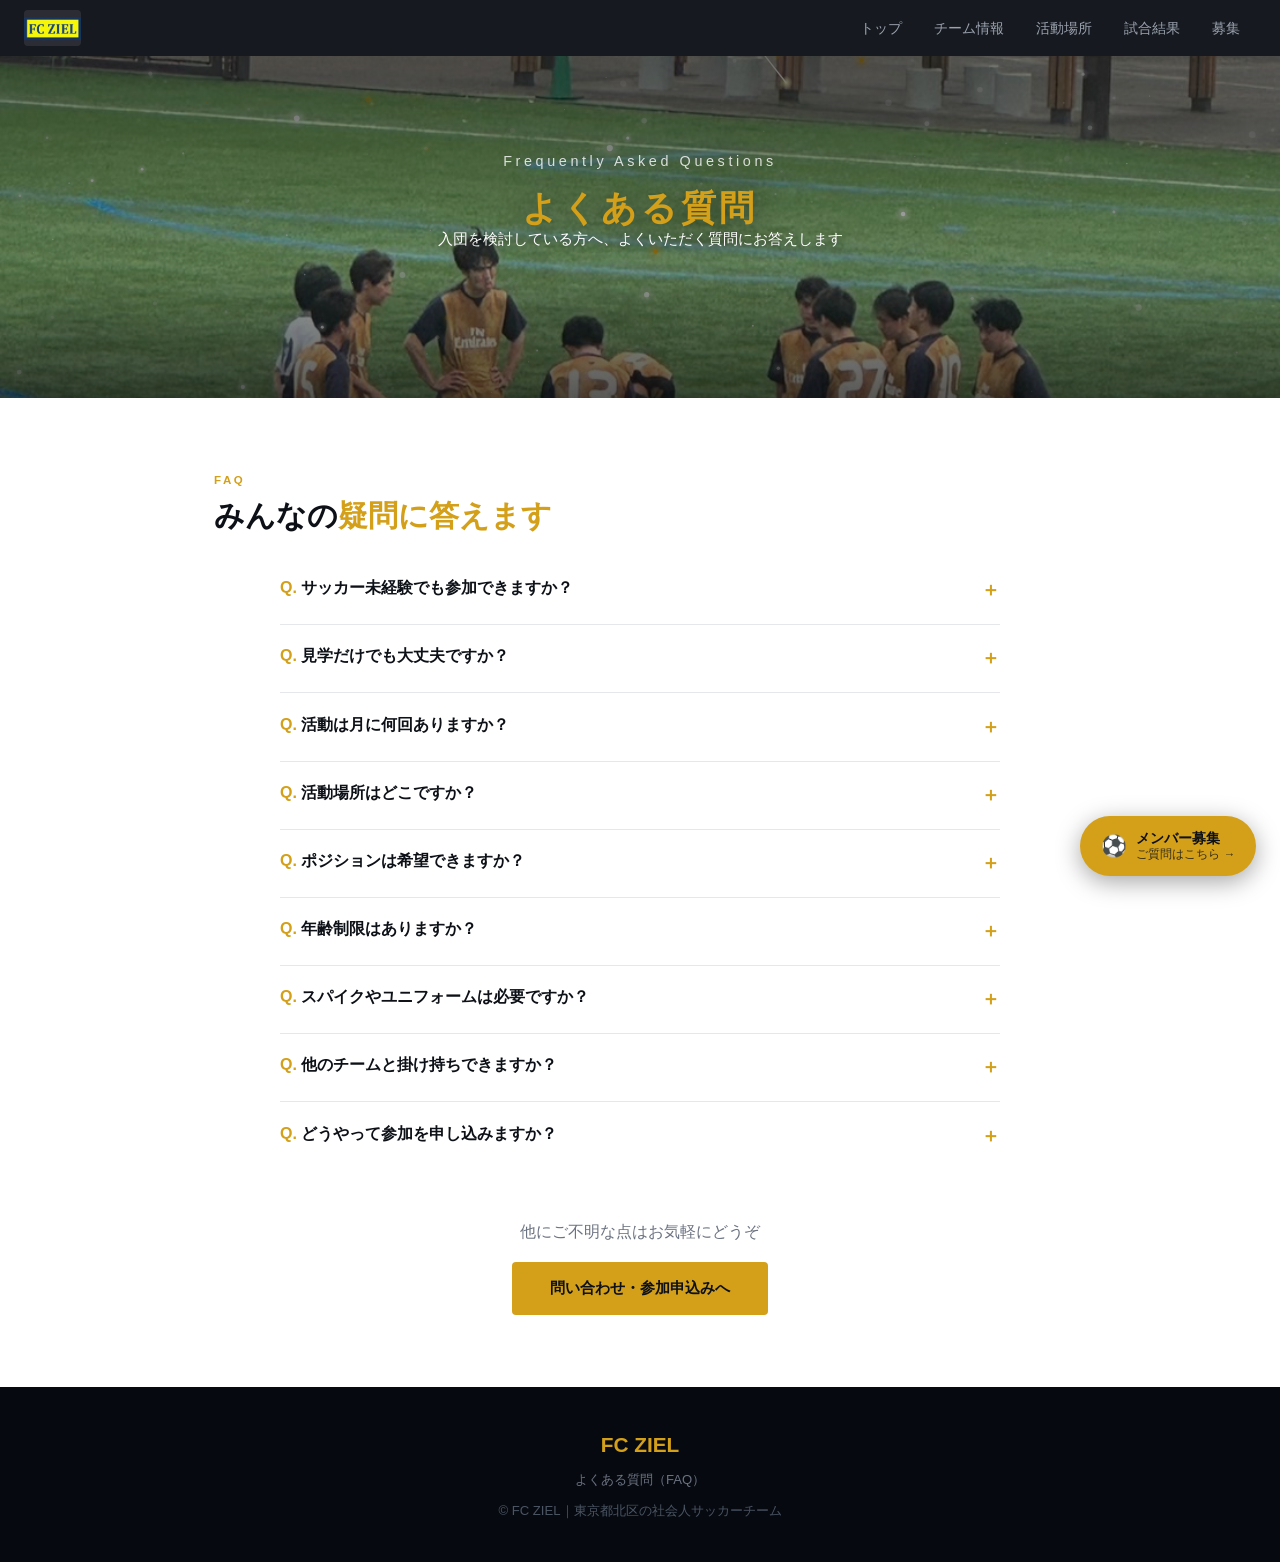
<file: faq.html>
<!DOCTYPE html>
<html lang="ja">
<head>
  <meta charset="UTF-8">
  <meta name="viewport" content="width=device-width, initial-scale=1.0">
  <link rel="canonical" href="https://fcziel.github.io/faq.html">
  <title>よくある質問（FAQ）｜FC ZIEL 東京都北区の社会人サッカーチーム</title>
  <meta name="description" content="FC ZIELへのよくある質問。未経験でも入れる？見学だけでもOK？費用は？活動頻度は？北区で社会人サッカーを始めたい方の疑問にお答えします。">
  <meta name="keywords" content="社会人サッカー 北区 未経験,社会人サッカー 北区 初心者,北区 サッカー 見学,社会人サッカー 費用,FC ZIEL よくある質問">
  <link rel="icon" type="image/svg+xml" href="favicon.svg">
  <link rel="stylesheet" href="style.css">
  <style>
    .faq-list { max-width: 720px; margin: 0 auto; }
    .faq-item {
      border-bottom: 1px solid #E5E7EB;
      padding: 0;
    }
    .faq-item:last-child { border-bottom: none; }
    .faq-q {
      width: 100%; text-align: left; background: none; border: none;
      padding: 1.2rem 0; cursor: pointer; font-family: inherit;
      display: flex; justify-content: space-between; align-items: flex-start;
      gap: 1rem;
    }
    .faq-q-text {
      font-size: 1rem; font-weight: 700; color: var(--dark);
      line-height: 1.5;
    }
    .faq-q-text::before {
      content: "Q. "; color: var(--gold); font-weight: 900;
    }
    .faq-icon {
      color: var(--gold); font-size: 1.2rem; font-weight: 700;
      flex-shrink: 0; transition: transform 0.3s; line-height: 1.5;
    }
    .faq-item.open .faq-icon { transform: rotate(45deg); }
    .faq-a {
      display: none; padding: 0 0 1.2rem 0;
      color: var(--muted); font-size: 0.92rem; line-height: 1.75;
    }
    .faq-a::before {
      content: "A. "; color: var(--gold); font-weight: 700;
    }
    .faq-item.open .faq-a { display: block; }
  </style>
  <!-- Google Analytics -->
  <script async src="https://www.googletagmanager.com/gtag/js?id=G-9GGPW8HF98"></script>
  <script>
    window.dataLayer = window.dataLayer || [];
    function gtag(){dataLayer.push(arguments);}
    gtag('js', new Date());
    gtag('config', 'G-9GGPW8HF98');
  </script>
</head>
<body>

  <nav class="nav">
    <a href="index.html" class="nav-logo"><img src="images/IMG_0385.jpeg" alt="FC ZIEL"></a>
    <div class="nav-links">
      <a href="index.html">トップ</a>
      <a href="about.html">チーム情報</a>
      <a href="location.html">活動場所</a>
      <a href="results.html">試合結果</a>
      <a href="join.html">募集</a>
    </div>
  </nav>

  <section class="hero hero-sm" style="background-image: url('images/IMG_0831.jpeg')">
    <canvas id="starfield"></canvas>
    <div class="hero-body">
      <p class="hero-ja">Frequently Asked Questions</p>
      <h1 class="hero-en" style="font-size:2.2rem">よくある質問</h1>
      <p class="hero-tagline">入団を検討している方へ、よくいただく質問にお答えします</p>
    </div>
  </section>

  <section>
    <div class="container">
      <span class="section-eyebrow">FAQ</span>
      <h2 class="section-title">みんなの<span>疑問に答えます</span></h2>

      <div class="faq-list">

        <div class="faq-item">
          <button class="faq-q">
            <span class="faq-q-text">サッカー未経験でも参加できますか？</span>
            <span class="faq-icon">＋</span>
          </button>
          <p class="faq-a">はい、大歓迎です！FC ZIELは未経験者・初心者の方も歓迎しています。経験豊富なメンバーがサポートしますので、気軽にご参加ください。まずは見学だけでもOKです。</p>
        </div>

        <div class="faq-item">
          <button class="faq-q">
            <span class="faq-q-text">見学だけでも大丈夫ですか？</span>
            <span class="faq-icon">＋</span>
          </button>
          <p class="faq-a">もちろんです。入団前に見学・体験参加を歓迎しています。まずは雰囲気を見てからご検討ください。見学のご希望は問い合わせフォームからお気軽にどうぞ。</p>
        </div>

        <div class="faq-item">
          <button class="faq-q">
            <span class="faq-q-text">活動は月に何回ありますか？</span>
            <span class="faq-icon">＋</span>
          </button>
          <p class="faq-a">主に月1回程度です。北区社会人サッカーリーグの試合日程に合わせて活動しており、主に日曜日に行います。仕事や家庭と無理なく両立できるペースです。</p>
        </div>

        <div class="faq-item">
          <button class="faq-q">
            <span class="faq-q-text">活動場所はどこですか？</span>
            <span class="faq-icon">＋</span>
          </button>
          <p class="faq-a">東京都北区内の2か所、赤羽スポーツの森公園と北運動公園を中心に活動しています。いずれも北区内でアクセスしやすい場所です。</p>
        </div>

        <div class="faq-item">
          <button class="faq-q">
            <span class="faq-q-text">ポジションは希望できますか？</span>
            <span class="faq-icon">＋</span>
          </button>
          <p class="faq-a">希望ポジションはできる限り考慮します。ポジション不問ですので、「とりあえずやってみたい」という方も安心してご参加ください。</p>
        </div>

        <div class="faq-item">
          <button class="faq-q">
            <span class="faq-q-text">年齢制限はありますか？</span>
            <span class="faq-icon">＋</span>
          </button>
          <p class="faq-a">年齢制限はありません。社会人であれば幅広い年代のメンバーが在籍しています。チームの平均年齢は35歳前後です。</p>
        </div>

        <div class="faq-item">
          <button class="faq-q">
            <span class="faq-q-text">スパイクやユニフォームは必要ですか？</span>
            <span class="faq-icon">＋</span>
          </button>
          <p class="faq-a">ユニフォームはチームで用意するため、購入費用などはかかりません。費用は年会費のみとなります。見学・体験時はスポーツシューズ（運動靴）があれば大丈夫です。</p>
        </div>

        <div class="faq-item">
          <button class="faq-q">
            <span class="faq-q-text">他のチームと掛け持ちできますか？</span>
            <span class="faq-icon">＋</span>
          </button>
          <p class="faq-a">はい、掛け持ち大歓迎です。他チームで活動しながらFC ZIELにも参加いただけます。月1回程度の活動ですので、無理なく掛け持ちしていただけます。外国籍の方、試合参加メインの方も歓迎しています。</p>
        </div>

        <div class="faq-item">
          <button class="faq-q">
            <span class="faq-q-text">どうやって参加を申し込みますか？</span>
            <span class="faq-icon">＋</span>
          </button>
          <p class="faq-a">このサイトの「募集・問い合わせ」ページにあるフォームからお申し込みください。見学希望・質問だけでも気軽にご連絡ください。</p>
        </div>

      </div>

      <div style="text-align:center;margin-top:3rem">
        <p style="color:var(--muted);margin-bottom:1rem">他にご不明な点はお気軽にどうぞ</p>
        <a href="join.html" class="btn btn-gold">問い合わせ・参加申込みへ</a>
      </div>

    </div>
  </section>

  <a href="join.html" class="float-cta">
    <span class="float-cta-icon">⚽</span>
    <div class="float-cta-inner">
      <span>メンバー募集</span>
      <small>ご質問はこちら →</small>
    </div>
  </a>

  <script src="stars.js"></script>
  <script>
    document.querySelectorAll('.faq-q').forEach(btn => {
      btn.addEventListener('click', () => {
        const item = btn.parentElement;
        item.classList.toggle('open');
      });
    });
  </script>

  <footer>
    <span class="footer-logo">FC ZIEL</span>
    <p style="margin-bottom:0.5rem"><a href="faq.html" style="color:#6B7280;text-decoration:none;font-size:0.82rem">よくある質問（FAQ）</a></p>
    <p>© FC ZIEL｜東京都北区の社会人サッカーチーム</p>
  </footer>

</body>
</html>
</file>
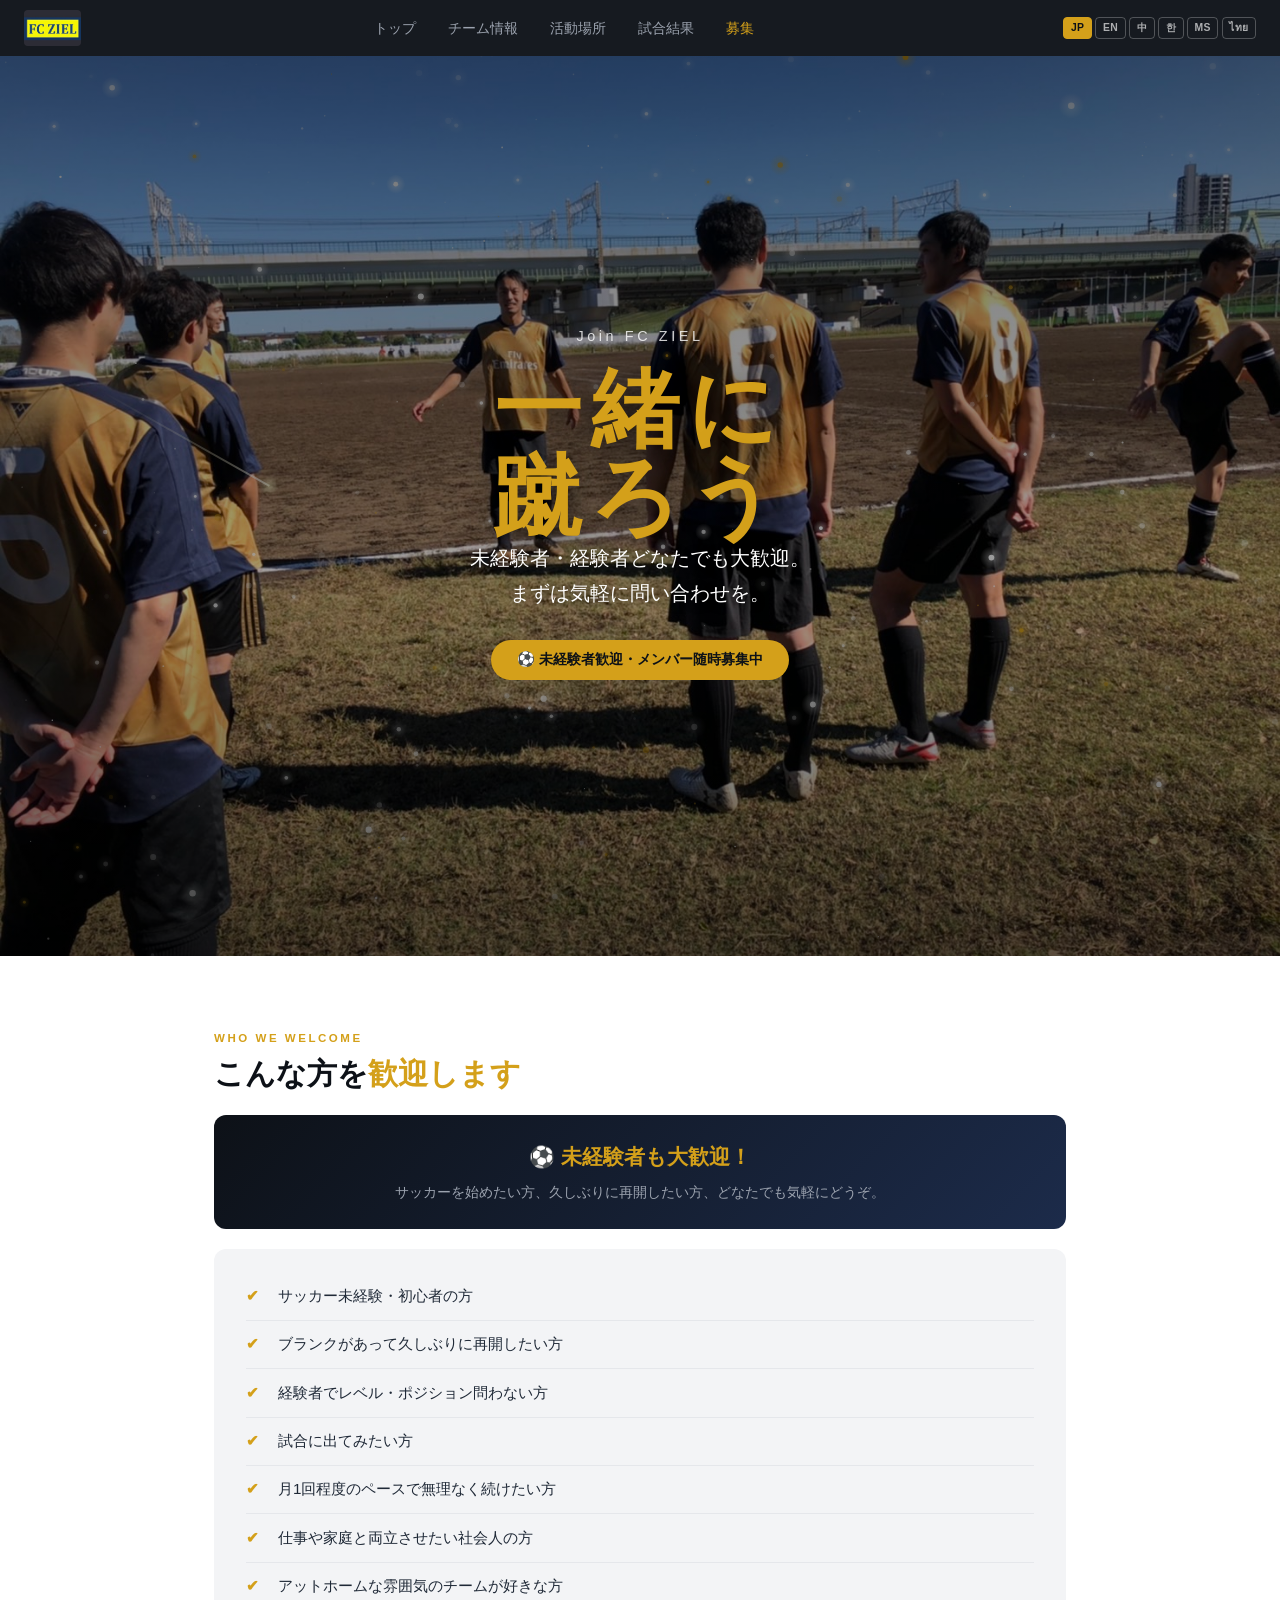
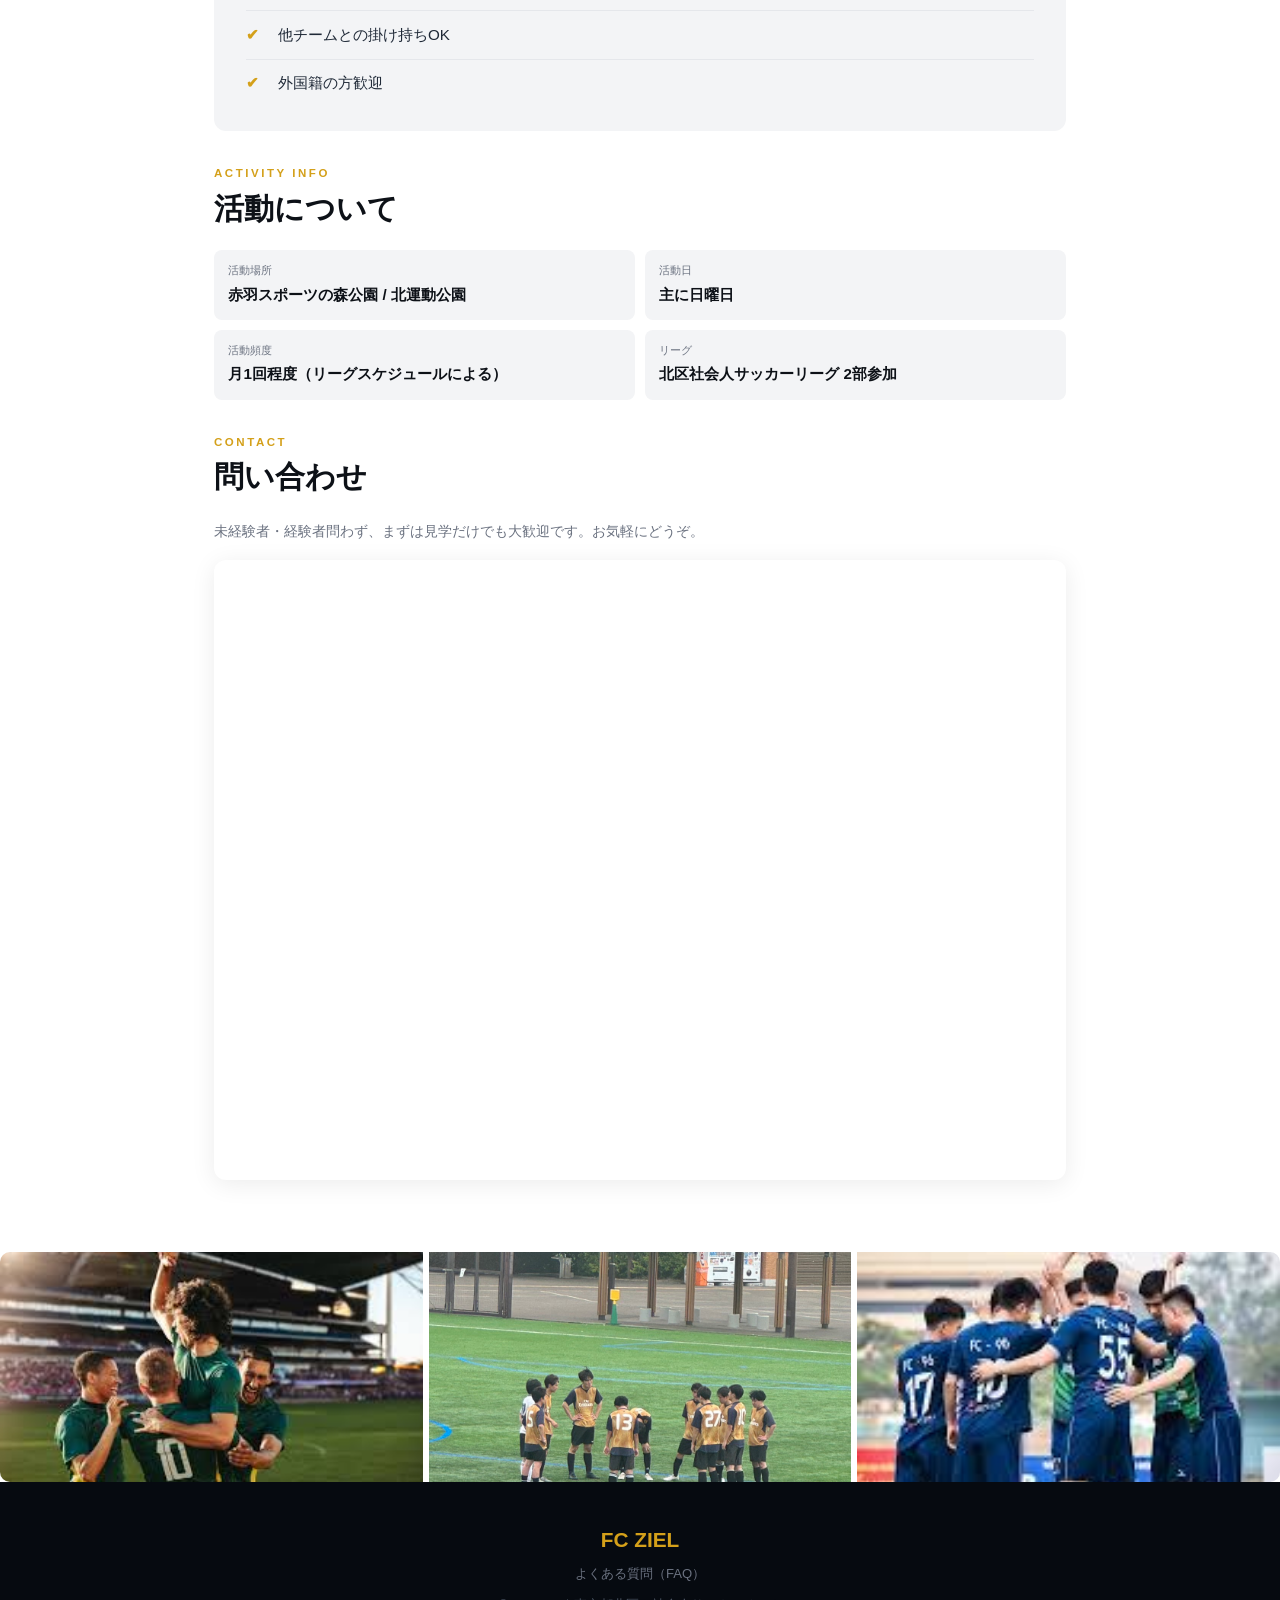
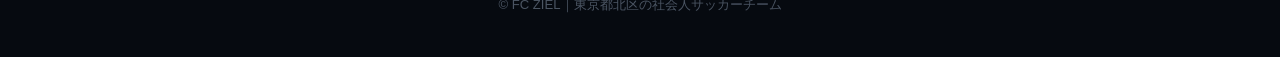
<file: join.html>
<!DOCTYPE html>
<html lang="ja">
<head>
  <meta charset="UTF-8">
  <meta name="viewport" content="width=device-width, initial-scale=1.0">
  <link rel="canonical" href="https://fcziel.github.io/join.html">
  <title>メンバー募集｜FC ZIEL（ツイール）東京都北区の社会人サッカーチーム</title>
  <meta name="description" content="北区で社会人サッカーを始めたい方へ。FC ZIEL（ツイール）は未経験者・初心者大歓迎！月1回程度・日曜活動で仕事と両立できます。見学だけでもOK。東京都北区赤羽エリア。">
  <link rel="icon" type="image/svg+xml" href="favicon.svg">
  <link rel="stylesheet" href="style.css">
  <style>
    .lang-switcher { display:flex; gap:0.2rem; align-items:center; margin-left:1rem; flex-shrink:0; }
    .lang-btn {
      background:transparent; border:1px solid rgba(255,255,255,0.25);
      color:rgba(255,255,255,0.65); font-size:0.65rem; font-weight:700;
      padding:0.18rem 0.42rem; border-radius:0.25rem; cursor:pointer;
      letter-spacing:0.03em; transition:all 0.15s; line-height:1.4;
    }
    .lang-btn:hover { border-color:#D4A01A; color:#D4A01A; }
    .lang-btn.active { background:#D4A01A; border-color:#D4A01A; color:#0D1117; }
  </style>
  <!-- Google Analytics -->
  <script async src="https://www.googletagmanager.com/gtag/js?id=G-9GGPW8HF98"></script>
  <script>
    window.dataLayer = window.dataLayer || [];
    function gtag(){dataLayer.push(arguments);}
    gtag('js', new Date());
    gtag('config', 'G-9GGPW8HF98');
  </script>
</head>
<body>

  <nav class="nav">
    <a href="index.html" class="nav-logo"><img src="images/IMG_0385.jpeg" alt="FC ZIEL"></a>
    <div class="nav-links">
      <a href="index.html" data-i18n="nav-top">トップ</a>
      <a href="about.html" data-i18n="nav-team">チーム情報</a>
      <a href="location.html" data-i18n="nav-location">活動場所</a>
      <a href="results.html" data-i18n="nav-results">試合結果</a>
      <a href="join.html" class="active" data-i18n="nav-join">募集</a>
    </div>
    <div class="lang-switcher">
      <button onclick="setLang('ja')" data-lang="ja" class="lang-btn active">JP</button>
      <button onclick="setLang('en')" data-lang="en" class="lang-btn">EN</button>
      <button onclick="setLang('zh')" data-lang="zh" class="lang-btn">中</button>
      <button onclick="setLang('ko')" data-lang="ko" class="lang-btn">한</button>
      <button onclick="setLang('ms')" data-lang="ms" class="lang-btn">MS</button>
      <button onclick="setLang('th')" data-lang="th" class="lang-btn">ไทย</button>
    </div>
  </nav>

  <!-- Hero -->
  <section class="hero" style="background-image: url('images/IMG_0835.jpeg')">
    <canvas id="starfield"></canvas>
    <div class="hero-body">
      <p class="hero-ja">Join FC ZIEL</p>
      <h1 class="hero-en" data-i18n-html="hero-h1">一緒に<br>蹴ろう</h1>
      <p class="hero-tagline" data-i18n-html="hero-tagline">未経験者・経験者どなたでも大歓迎。<br>まずは気軽に問い合わせを。</p>
      <span class="hero-badge" data-i18n="hero-badge">⚽ 未経験者歓迎・メンバー随時募集中</span>
    </div>
  </section>

  <!-- Content -->
  <section>
    <div class="container">
      <span class="section-eyebrow">Who We Welcome</span>
      <h2 class="section-title" data-i18n-html="welcome-title">こんな方を<span>歓迎します</span></h2>

      <!-- 未経験者歓迎バナー -->
      <div style="background:linear-gradient(135deg,var(--dark) 0%,var(--navy) 100%);border-radius:12px;padding:1.5rem 2rem;margin-bottom:1.2rem;text-align:center;">
        <p style="color:var(--gold);font-size:1.3rem;font-weight:900;margin-bottom:0.3rem;" data-i18n="banner-title">⚽ 未経験者も大歓迎！</p>
        <p style="color:#9CA3AF;font-size:0.9rem;" data-i18n="banner-sub">サッカーを始めたい方、久しぶりに再開したい方、どなたでも気軽にどうぞ。</p>
      </div>

      <div style="background:var(--gray); border-radius:12px; padding:1.5rem 2rem; margin-bottom:2rem;">
        <ul class="checklist">
          <li data-i18n="check-1">サッカー未経験・初心者の方</li>
          <li data-i18n="check-2">ブランクがあって久しぶりに再開したい方</li>
          <li data-i18n="check-3">経験者でレベル・ポジション問わない方</li>
          <li data-i18n="check-4">試合に出てみたい方</li>
          <li data-i18n="check-5">月1回程度のペースで無理なく続けたい方</li>
          <li data-i18n="check-6">仕事や家庭と両立させたい社会人の方</li>
          <li data-i18n="check-7">アットホームな雰囲気のチームが好きな方</li>
          <li data-i18n="check-8">他チームとの掛け持ちOK</li>
          <li data-i18n="check-9">外国籍の方歓迎</li>
        </ul>
      </div>

      <span class="section-eyebrow">Activity Info</span>
      <h2 class="section-title" data-i18n="activity-title">活動について</h2>

      <div class="detail-grid" style="margin-bottom:2rem;">
        <div class="detail-item">
          <em data-i18n="detail-loc">活動場所</em>
          <strong data-i18n="detail-loc-val">赤羽スポーツの森公園 / 北運動公園</strong>
        </div>
        <div class="detail-item">
          <em data-i18n="detail-day">活動日</em>
          <strong data-i18n="detail-day-val">主に日曜日</strong>
        </div>
        <div class="detail-item">
          <em data-i18n="detail-freq">活動頻度</em>
          <strong data-i18n="detail-freq-val">月1回程度（リーグスケジュールによる）</strong>
        </div>
        <div class="detail-item">
          <em data-i18n="detail-league">リーグ</em>
          <strong data-i18n="detail-league-val">北区社会人サッカーリーグ 2部参加</strong>
        </div>
      </div>

      <span class="section-eyebrow">Contact</span>
      <h2 class="section-title" data-i18n="contact-title">問い合わせ</h2>

      <p style="color:var(--muted);font-size:0.9rem;margin-bottom:0.8rem;" data-i18n="contact-intro">
        未経験者・経験者問わず、まずは見学だけでも大歓迎です。お気軽にどうぞ。
      </p>
      <div class="gform-wrap">
        <iframe
          src="https://docs.google.com/forms/d/e/1FAIpQLSdTsfpL1bsUQnx9mj5SgfDmi9KzxfpJTx9l06u2Q9d-PaswnQ/viewform?embedded=true"
          title="FC ZIEL 問い合わせフォーム"
          loading="lazy">
        </iframe>
      </div>
    </div>
  </section>

  <!-- Bottom photo -->
  <div class="photo-strip">
    <img src="images/photo_celebrate.jpg" alt="ゴール後の喜び">
    <img src="images/IMG_0831.jpeg"       alt="FC ZIEL チーム">
    <img src="images/photo_huddle.jpg"    alt="チームミーティング">
  </div>

  <script src="stars.js"></script>
  <script>
    const i18n = {
      ja: {
        'nav-top':'トップ','nav-team':'チーム情報','nav-location':'活動場所',
        'nav-results':'試合結果','nav-join':'募集',
        'hero-h1':'一緒に<br>蹴ろう',
        'hero-tagline':'未経験者・経験者どなたでも大歓迎。<br>まずは気軽に問い合わせを。',
        'hero-badge':'⚽ 未経験者歓迎・メンバー随時募集中',
        'welcome-title':'こんな方を<span>歓迎します</span>',
        'banner-title':'⚽ 未経験者も大歓迎！',
        'banner-sub':'サッカーを始めたい方、久しぶりに再開したい方、どなたでも気軽にどうぞ。',
        'check-1':'サッカー未経験・初心者の方',
        'check-2':'ブランクがあって久しぶりに再開したい方',
        'check-3':'経験者でレベル・ポジション問わない方',
        'check-4':'試合に出てみたい方',
        'check-5':'月1回程度のペースで無理なく続けたい方',
        'check-6':'仕事や家庭と両立させたい社会人の方',
        'check-7':'アットホームな雰囲気のチームが好きな方',
        'check-8':'他チームとの掛け持ちOK',
        'check-9':'外国籍の方歓迎',
        'activity-title':'活動について',
        'detail-loc':'活動場所','detail-loc-val':'赤羽スポーツの森公園 / 北運動公園',
        'detail-day':'活動日','detail-day-val':'主に日曜日',
        'detail-freq':'活動頻度','detail-freq-val':'月1回程度（リーグスケジュールによる）',
        'detail-league':'リーグ','detail-league-val':'北区社会人サッカーリーグ 2部参加',
        'contact-title':'問い合わせ',
        'contact-intro':'未経験者・経験者問わず、まずは見学だけでも大歓迎です。お気軽にどうぞ。',
        'footer-faq':'よくある質問（FAQ）',
        'footer-copy':'© FC ZIEL｜東京都北区の社会人サッカーチーム',
      },
      en: {
        'nav-top':'Top','nav-team':'Team','nav-location':'Venues',
        'nav-results':'Results','nav-join':'Join',
        'hero-h1':'Kick a Ball<br>with Us',
        'hero-tagline':'All skill levels welcome — beginners too!<br>Feel free to reach out anytime.',
        'hero-badge':'⚽ Beginners Welcome · Always Recruiting',
        'welcome-title':'Who We <span>Welcome</span>',
        'banner-title':'⚽ Beginners Absolutely Welcome!',
        'banner-sub':'Whether you\'re brand new to soccer or returning after a break — all are welcome.',
        'check-1':'Complete beginners / first-timers',
        'check-2':'Players returning after a long break',
        'check-3':'Experienced players of any level or position',
        'check-4':'Anyone who wants to play in a real match',
        'check-5':'Those who want to play at a sustainable ~monthly pace',
        'check-6':'Working adults who want to balance soccer with work and family',
        'check-7':'People who prefer a friendly, welcoming team atmosphere',
        'check-8':'Playing for multiple teams is welcome',
        'check-9':'Players of all nationalities welcome',
        'activity-title':'Activity Info',
        'detail-loc':'Venues','detail-loc-val':'Akabane Sports Forest / Kita Athletic Park',
        'detail-day':'Days','detail-day-val':'Mainly Sundays',
        'detail-freq':'Frequency','detail-freq-val':'~Once a month (by league schedule)',
        'detail-league':'League','detail-league-val':'Kita-ku Amateur Soccer League Division 2',
        'contact-title':'Contact Us',
        'contact-intro':'Beginners and experienced players alike are welcome — even just to watch. No pressure.',
        'footer-faq':'FAQ',
        'footer-copy':'© FC ZIEL｜Amateur Soccer Team, Kita-ku, Tokyo',
      },
      zh: {
        'nav-top':'首页','nav-team':'球队信息','nav-location':'活动场地',
        'nav-results':'比赛结果','nav-join':'加入',
        'hero-h1':'一起<br>踢球吧',
        'hero-tagline':'有经验者及初学者均欢迎。<br>欢迎随时联系我们。',
        'hero-badge':'⚽ 初学者歓迎・随时招募',
        'welcome-title':'欢迎<span>这样的你</span>',
        'banner-title':'⚽ 初学者也大歓迎！',
        'banner-sub':'想开始踢球的、久违想重新开始的，欢迎随时来！',
        'check-1':'完全没有足球经验的初学者',
        'check-2':'有段时间没踢想重新开始的人',
        'check-3':'有经验者，不限水平・位置',
        'check-4':'想参加正式比赛的人',
        'check-5':'希望每月约一次无压力坚持的人',
        'check-6':'希望工作与足球兼顾的社会人士',
        'check-7':'喜欢轻松友好氛围的人',
        'check-8':'欢迎同时加入其他球队',
        'check-9':'欢迎外籍球员',
        'activity-title':'活动信息',
        'detail-loc':'活动场地','detail-loc-val':'赤羽体育森林公园 / 北运动公园',
        'detail-day':'活动日','detail-day-val':'主要为周日',
        'detail-freq':'活动频率','detail-freq-val':'每月约1次（依联赛赛程）',
        'detail-league':'联赛','detail-league-val':'北区社会人足球联赛2部参加',
        'contact-title':'联系我们',
        'contact-intro':'无论有无经验，欢迎先来看看。随时联系我们。',
        'footer-faq':'常见问题（FAQ）',
        'footer-copy':'© FC ZIEL｜东京都北区业余足球队',
      },
      ko: {
        'nav-top':'홈','nav-team':'팀 정보','nav-location':'활동 장소',
        'nav-results':'경기 결과','nav-join':'지원',
        'hero-h1':'함께<br>차자',
        'hero-tagline':'경험자・초보자 모두 환영합니다.<br>편하게 문의해 주세요.',
        'hero-badge':'⚽ 초보자 환영・수시 모집',
        'welcome-title':'이런 분을 <span>환영합니다</span>',
        'banner-title':'⚽ 초보자도 대환영!',
        'banner-sub':'축구를 시작하고 싶은 분, 오랜만에 재개하고 싶은 분, 누구든지 편하게 오세요.',
        'check-1':'축구 미경험자・초보자',
        'check-2':'오랜 공백 후 다시 시작하고 싶은 분',
        'check-3':'경험자로 레벨・포지션 불문인 분',
        'check-4':'실제 경기에 나가보고 싶은 분',
        'check-5':'월 1회 정도 무리 없이 계속하고 싶은 분',
        'check-6':'일・가정과 병행하고 싶은 직장인',
        'check-7':'화목한 분위기의 팀을 좋아하는 분',
        'check-8':'다른 팀과의 겸업 환영',
        'check-9':'외국 국적자 환영',
        'activity-title':'활동 정보',
        'detail-loc':'활동 장소','detail-loc-val':'아카바네 스포츠 숲 공원 / 기타 운동공원',
        'detail-day':'활동일','detail-day-val':'주로 일요일',
        'detail-freq':'활동 빈도','detail-freq-val':'월 1회 정도（리그 일정에 따름）',
        'detail-league':'리그','detail-league-val':'기타구 사회인 축구 리그 2부 참가',
        'contact-title':'문의',
        'contact-intro':'경험 유무에 상관없이 먼저 견학만 해도 환영합니다. 편하게 연락 주세요.',
        'footer-faq':'자주 묻는 질문（FAQ）',
        'footer-copy':'© FC ZIEL｜도쿄도 기타구 아마추어 축구팀',
      },
      ms: {
        'nav-top':'Utama','nav-team':'Pasukan','nav-location':'Lokasi',
        'nav-results':'Keputusan','nav-join':'Sertai',
        'hero-h1':'Mari<br>Tendang Bersama',
        'hero-tagline':'Semua peringkat dialu-alukan — pemula juga!<br>Hubungi kami bila-bila masa.',
        'hero-badge':'⚽ Pemula Dialu-alukan · Sentiasa Merekrut',
        'welcome-title':'Siapa yang Kami <span>Alu-alukan</span>',
        'banner-title':'⚽ Pemula Sangat Dialu-alukan!',
        'banner-sub':'Sama ada anda baru bermain atau kembali selepas rehat panjang — semua dialu-alukan.',
        'check-1':'Pemula / tiada pengalaman bola sepak',
        'check-2':'Pemain yang ingin kembali selepas lama berhenti',
        'check-3':'Pemain berpengalaman di mana-mana tahap / posisi',
        'check-4':'Sesiapa yang ingin bermain dalam perlawanan sebenar',
        'check-5':'Yang ingin bermain ~sebulan sekali tanpa tekanan',
        'check-6':'Profesional yang ingin mengimbangi kerja dan bola sepak',
        'check-7':'Yang sukakan suasana pasukan yang mesra dan kekeluargaan',
        'check-8':'Penyertaan pelbagai pasukan dialu-alukan',
        'check-9':'Pemain dari semua kewarganegaraan dialu-alukan',
        'activity-title':'Maklumat Aktiviti',
        'detail-loc':'Lokasi','detail-loc-val':'Taman Sukan Akabane / Taman Atletik Kita',
        'detail-day':'Hari','detail-day-val':'Terutamanya Ahad',
        'detail-freq':'Kekerapan','detail-freq-val':'~Sekali sebulan (mengikut jadual liga)',
        'detail-league':'Liga','detail-league-val':'Liga Bola Sepak Kita-ku Bahagian 2',
        'contact-title':'Hubungi Kami',
        'contact-intro':'Pemula atau berpengalaman — anda boleh datang untuk menonton dahulu. Tiada paksaan.',
        'footer-faq':'Soalan Lazim (FAQ)',
        'footer-copy':'© FC ZIEL｜Pasukan Bola Sepak Amatur, Kita-ku, Tokyo',
      },
      th: {
        'nav-top':'หน้าแรก','nav-team':'ข้อมูลทีม','nav-location':'สนามกีฬา',
        'nav-results':'ผลการแข่งขัน','nav-join':'สมัคร',
        'hero-h1':'มาเตะ<br>บอลด้วยกัน',
        'hero-tagline':'ยินดีต้อนรับทั้งมือเก่าและมือใหม่<br>สอบถามได้เลยตลอดเวลา',
        'hero-badge':'⚽ ยินดีต้อนรับมือใหม่・รับสมัครตลอด',
        'welcome-title':'เรายินดีต้อนรับ<span>ทุกคน</span>',
        'banner-title':'⚽ มือใหม่ก็ยินดีต้อนรับ!',
        'banner-sub':'ไม่ว่าจะเริ่มใหม่หรือกลับมาหลังพักนาน ยินดีต้อนรับทุกคน',
        'check-1':'มือใหม่ / ไม่มีประสบการณ์ฟุตบอล',
        'check-2':'นักเตะที่กลับมาหลังพักนาน',
        'check-3':'นักเตะมีประสบการณ์ ไม่จำกัดระดับและตำแหน่ง',
        'check-4':'ผู้ที่อยากลงแข่งในแมตช์จริง',
        'check-5':'ผู้ที่ต้องการเล่นเดือนละครั้งอย่างไม่กดดัน',
        'check-6':'คนทำงานที่อยากสมดุลระหว่างฟุตบอลและชีวิต',
        'check-7':'ผู้ที่ชอบบรรยากาศทีมที่อบอุ่นเป็นกันเอง',
        'check-8':'ยินดีต้อนรับผู้ที่เล่นหลายทีม',
        'check-9':'ยินดีต้อนรับนักเตะทุกสัญชาติ',
        'activity-title':'ข้อมูลกิจกรรม',
        'detail-loc':'สนามกีฬา','detail-loc-val':'สวนกีฬาอาคาบาเนะ / สนามกีฬาคิตะ',
        'detail-day':'วันกิจกรรม','detail-day-val':'ส่วนใหญ่วันอาทิตย์',
        'detail-freq':'ความถี่','detail-freq-val':'ประมาณเดือนละครั้ง (ตามตารางลีก)',
        'detail-league':'ลีก','detail-league-val':'ลีกฟุตบอลเขตคิตะ ดิวิชั่น 2',
        'contact-title':'ติดต่อเรา',
        'contact-intro':'ไม่ว่าจะมีหรือไม่มีประสบการณ์ ยินดีให้มาดูก่อนก็ได้ สอบถามได้เลย',
        'footer-faq':'คำถามที่พบบ่อย (FAQ)',
        'footer-copy':'© FC ZIEL｜ทีมฟุตบอลสมัครเล่น เขตคิตะ โตเกียว',
      },
    };

    function setLang(lang) {
      const t = i18n[lang];
      if (!t) return;
      document.querySelectorAll('[data-i18n]').forEach(el => {
        if (t[el.dataset.i18n] !== undefined) el.textContent = t[el.dataset.i18n];
      });
      document.querySelectorAll('[data-i18n-html]').forEach(el => {
        const key = el.dataset.i18nHtml;
        if (t[key] !== undefined) el.innerHTML = t[key];
      });
      document.querySelectorAll('.lang-btn').forEach(btn => {
        btn.classList.toggle('active', btn.dataset.lang === lang);
      });
      document.documentElement.lang = lang === 'zh' ? 'zh-Hans' : lang;
      localStorage.setItem('fcziel-lang', lang);
    }

    window.addEventListener('DOMContentLoaded', function() {
      const saved = localStorage.getItem('fcziel-lang');
      if (saved && i18n[saved]) setLang(saved);
    });
  </script>
  <footer>
    <span class="footer-logo">FC ZIEL</span>
    <p style="margin-bottom:0.5rem"><a href="faq.html" style="color:#6B7280;text-decoration:none;font-size:0.82rem" data-i18n="footer-faq">よくある質問（FAQ）</a></p>
    <p data-i18n="footer-copy">© FC ZIEL｜東京都北区の社会人サッカーチーム</p>
  </footer>

</body>
</html>
</file>
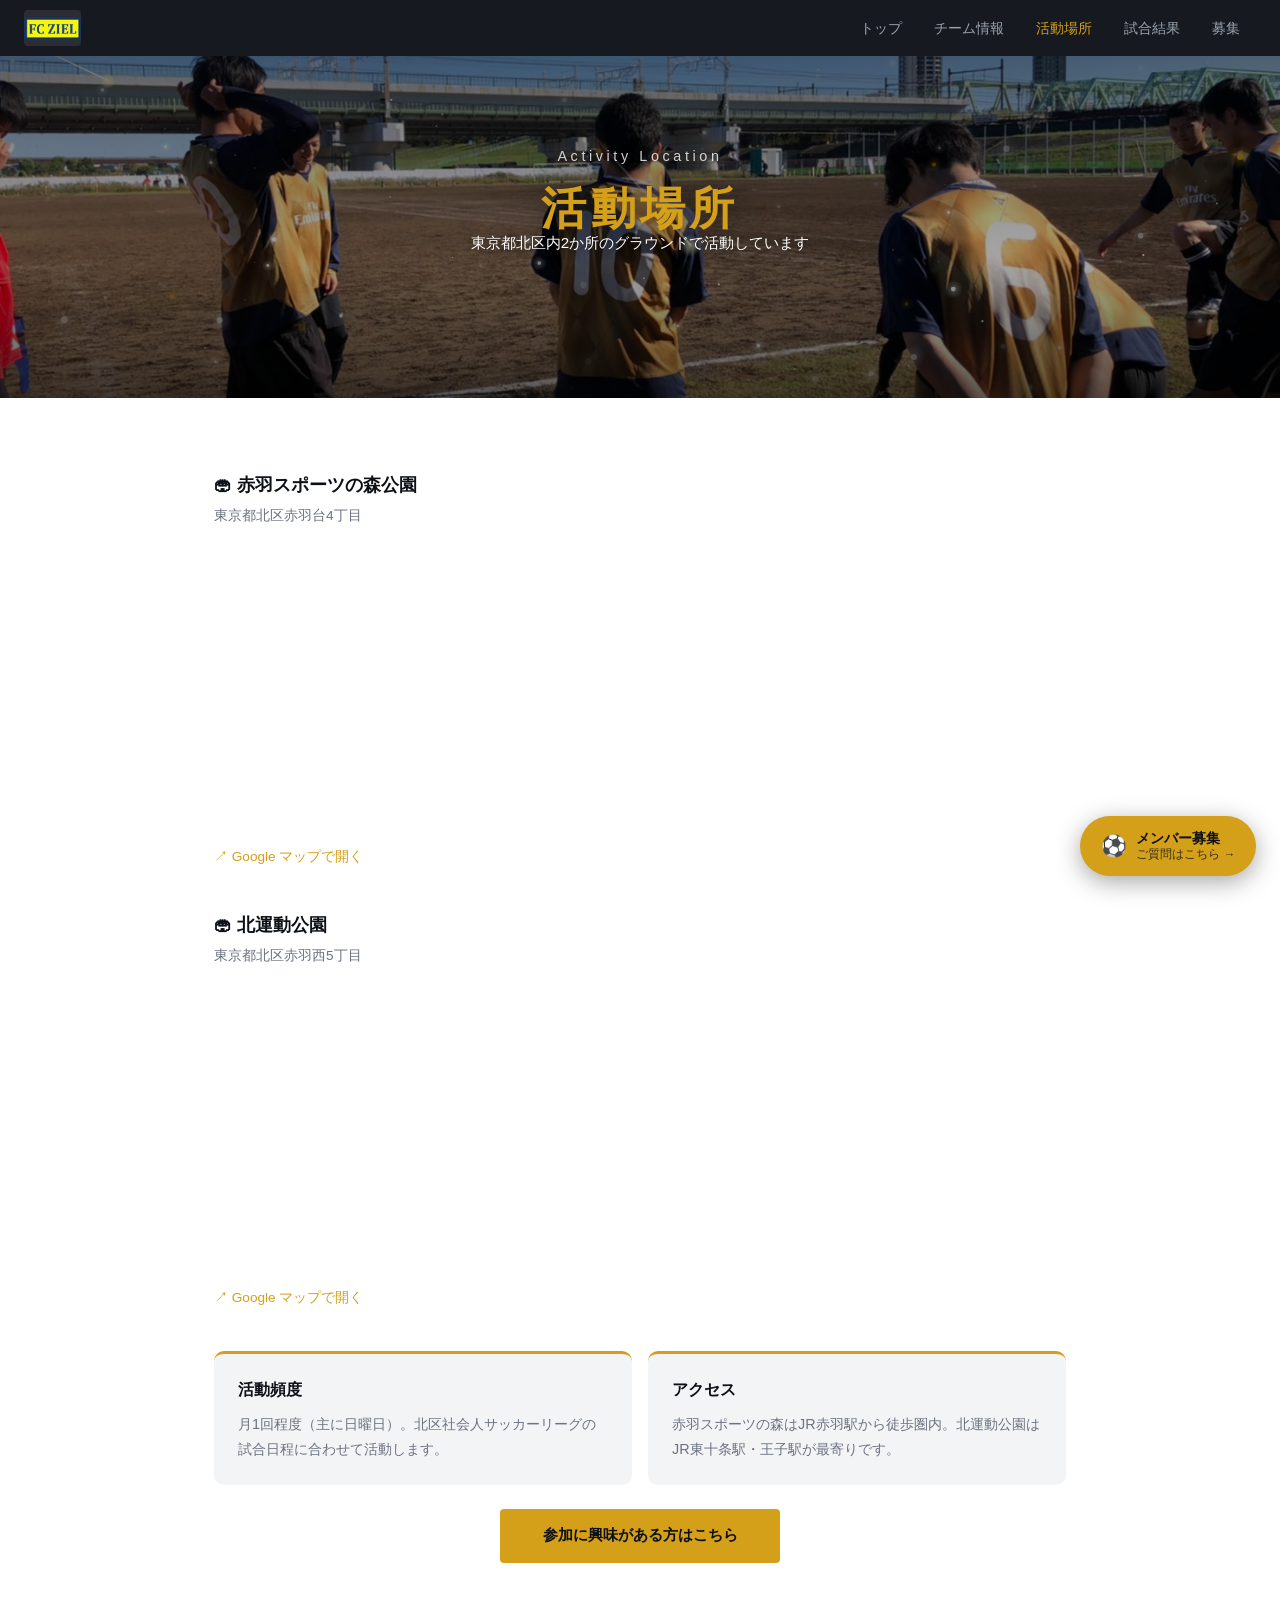
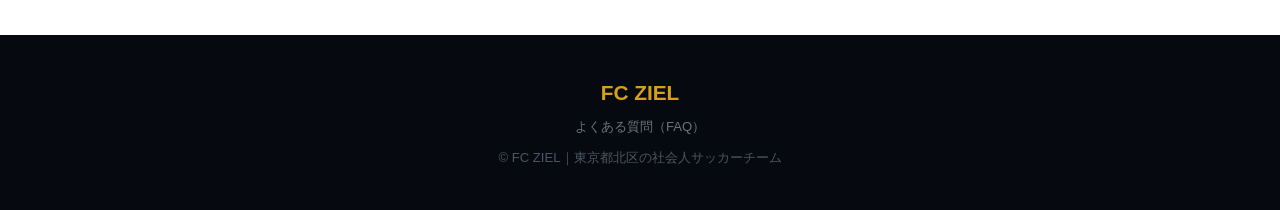
<file: location.html>
<!DOCTYPE html>
<html lang="ja">
<head>
  <meta charset="UTF-8">
  <meta name="viewport" content="width=device-width, initial-scale=1.0">
  <link rel="canonical" href="https://fcziel.github.io/location.html">
  <title>活動場所｜FC ZIEL（ツイール）東京都北区の社会人サッカーチーム</title>
  <meta name="description" content="FC ZIELの活動場所は赤羽スポーツの森公園（東京都北区赤羽台）と北運動公園（東京都北区上十条）です。月1回程度、主に日曜日に活動しています。">
  <link rel="icon" type="image/svg+xml" href="favicon.svg">
  <link rel="stylesheet" href="style.css">
  <!-- Google Analytics -->
  <script async src="https://www.googletagmanager.com/gtag/js?id=G-9GGPW8HF98"></script>
  <script>
    window.dataLayer = window.dataLayer || [];
    function gtag(){dataLayer.push(arguments);}
    gtag('js', new Date());
    gtag('config', 'G-9GGPW8HF98');
  </script></head>
<body>

  <nav class="nav">
    <a href="index.html" class="nav-logo"><img src="images/IMG_0385.jpeg" alt="FC ZIEL"></a>
    <div class="nav-links">
      <a href="index.html">トップ</a>
      <a href="about.html">チーム情報</a>
      <a href="location.html" class="active">活動場所</a>
      <a href="results.html">試合結果</a>
      <a href="join.html">募集</a>
    </div>
  </nav>

  <!-- Hero -->
  <section class="hero hero-sm" style="background-image: url('images/IMG_0834.jpeg')">
    <canvas id="starfield"></canvas>
    <div class="hero-body">
      <p class="hero-ja">Activity Location</p>
      <h1 class="hero-en">活動場所</h1>
      <p class="hero-tagline">東京都北区内2か所のグラウンドで活動しています</p>
    </div>
  </section>

  <!-- Maps -->
  <section>
    <div class="container">

      <div class="map-wrap">
        <p class="map-place-name">🏟 赤羽スポーツの森公園</p>
        <p class="map-addr">東京都北区赤羽台4丁目</p>
        <iframe
          src="https://maps.google.com/maps?q=赤羽スポーツの森公園+東京都北区赤羽台&output=embed&hl=ja"
          allowfullscreen="" loading="lazy">
        </iframe>
        <a class="map-link" href="https://maps.google.com/maps?q=赤羽スポーツの森公園" target="_blank" rel="noopener">↗ Google マップで開く</a>
      </div>

      <div class="map-wrap">
        <p class="map-place-name">🏟 北運動公園</p>
        <p class="map-addr">東京都北区赤羽西5丁目</p>
        <iframe
          src="https://maps.google.com/maps?q=35.7744063,139.7286505&output=embed&hl=ja"
          allowfullscreen="" loading="lazy">
        </iframe>
        <a class="map-link" href="https://www.google.com/maps/place/%E5%8C%97%E9%81%8B%E5%8B%95%E5%85%AC%E5%9C%92/@35.7744063,139.7286505,17z" target="_blank" rel="noopener">↗ Google マップで開く</a>
      </div>

      <div class="cards">
        <div class="card">
          <h3>活動頻度</h3>
          <p>月1回程度（主に日曜日）。北区社会人サッカーリーグの試合日程に合わせて活動します。</p>
        </div>
        <div class="card">
          <h3>アクセス</h3>
          <p>赤羽スポーツの森はJR赤羽駅から徒歩圏内。北運動公園はJR東十条駅・王子駅が最寄りです。</p>
        </div>
      </div>

      <a href="join.html" class="btn btn-gold btn-block">参加に興味がある方はこちら</a>
    </div>
  </section>

  <a href="join.html" class="float-cta">
    <span class="float-cta-icon">⚽</span>
    <div class="float-cta-inner">
      <span>メンバー募集</span>
      <small>ご質問はこちら →</small>
    </div>
  </a>
  <script src="stars.js"></script>
  <footer>
    <span class="footer-logo">FC ZIEL</span>
    <p style="margin-bottom:0.5rem"><a href="faq.html" style="color:#6B7280;text-decoration:none;font-size:0.82rem">よくある質問（FAQ）</a></p>
    <p>© FC ZIEL｜東京都北区の社会人サッカーチーム</p>
  </footer>

</body>
</html>
</file>
<file: style.css>
:root {
  --gold:    #D4A01A;
  --gold-lt: #F5C842;
  --dark:    #0D1117;
  --navy:    #1C2B4A;
  --gray:    #F3F4F6;
  --text:    #1F2937;
  --muted:   #6B7280;
  --white:   #FFFFFF;
}

*, *::before, *::after { box-sizing: border-box; margin: 0; padding: 0; }

html { scroll-behavior: smooth; }

body {
  font-family: "Hiragino Kaku Gothic ProN", "Meiryo", "Yu Gothic", sans-serif;
  color: var(--text);
  background: var(--white);
  line-height: 1.75;
}

/* ── Navigation ── */
.nav {
  position: sticky; top: 0; z-index: 200;
  background: rgba(13,17,23,0.96);
  backdrop-filter: blur(10px);
  display: flex; align-items: center; justify-content: space-between;
  padding: 0 1.5rem; height: 56px;
}
.nav-logo {
  color: var(--gold); font-size: 1.25rem; font-weight: 900;
  letter-spacing: 0.06em; text-decoration: none;
  display: flex; align-items: center;
}
.nav-logo img {
  height: 36px; width: auto; border-radius: 4px;
  display: block; object-fit: contain;
}
.nav-links { display: flex; }
.nav-links a {
  color: #9CA3AF; text-decoration: none;
  padding: 0 1rem; font-size: 0.88rem; line-height: 56px;
  transition: color 0.2s;
}
.nav-links a:hover,
.nav-links a.active { color: var(--gold); }

/* ── Hero (full) ── */
.hero {
  position: relative;
  background-size: cover; background-position: center;
  min-height: 100vh;
  display: flex; align-items: center; justify-content: center; text-align: center;
  padding: 3rem 1.5rem 4rem;
}
.hero::before {
  content: ""; position: absolute; inset: 0;
  background: linear-gradient(180deg, rgba(0,0,0,0.55) 0%, rgba(0,0,0,0.35) 60%, rgba(0,0,0,0.65) 100%);
}
.hero-body { position: relative; z-index: 1; }
.hero-en {
  font-size: 5.5rem; font-weight: 900; color: var(--gold);
  letter-spacing: 0.1em; line-height: 1;
  text-shadow: 0 4px 32px rgba(0,0,0,0.6);
}
.hero-ja {
  font-size: 0.9rem; color: rgba(255,255,255,0.8);
  letter-spacing: 0.25em; margin: 0.5rem 0 1rem;
}
.hero-tagline {
  font-size: 1.25rem; color: #fff;
  max-width: 480px; margin: 0 auto 1.8rem;
  text-shadow: 0 2px 8px rgba(0,0,0,0.5);
}
.hero-badge {
  display: inline-block; background: var(--gold); color: var(--dark);
  font-weight: 700; padding: 0.45rem 1.6rem;
  border-radius: 2rem; font-size: 0.9rem;
}
.hero-btns { margin-top: 1.5rem; display: flex; gap: 1rem; justify-content: center; flex-wrap: wrap; }

/* ── Hero (small — inner pages) ── */
.hero-sm {
  min-height: 38vh; padding-top: 2rem;
}
.hero-sm .hero-en { font-size: 2.8rem; }
.hero-sm .hero-tagline { font-size: 0.95rem; }

/* ── Stats bar ── */
.stats-bar {
  background: var(--dark); color: #fff;
  display: flex; flex-wrap: wrap; justify-content: center;
}
.stat { padding: 1.4rem 2.4rem; text-align: center; }
.stat-num { font-size: 1.6rem; font-weight: 900; color: var(--gold); display: block; line-height: 1.1; }
.stat-label { font-size: 0.75rem; opacity: 0.65; letter-spacing: 0.05em; margin-top: 0.1rem; display: block; }
.stat-label-gold { color: var(--gold); opacity: 1; }

/* ── Layout ── */
.container { max-width: 900px; margin: 0 auto; padding: 0 1.5rem; }
section { padding: 4.5rem 0; }

/* ── Section labels ── */
.section-eyebrow {
  font-size: 0.72rem; letter-spacing: 0.22em; text-transform: uppercase;
  color: var(--gold); font-weight: 700; display: block; margin-bottom: 0.4rem;
}
.section-title {
  font-size: 1.9rem; font-weight: 900; color: var(--dark);
  line-height: 1.2; margin-bottom: 1.5rem;
}
.section-title span { color: var(--gold); }

/* ── About split ── */
.about-grid { display: grid; grid-template-columns: 1fr 1fr; gap: 3rem; align-items: center; }
.about-img { border-radius: 12px; overflow: hidden; box-shadow: 0 20px 60px rgba(0,0,0,0.15); }
.about-img img { width: 100%; height: 340px; object-fit: cover; display: block; }
.about-text p { color: var(--muted); margin-bottom: 1rem; font-size: 0.95rem; }

.detail-grid { display: grid; grid-template-columns: 1fr 1fr; gap: 0.6rem; margin-top: 1.2rem; }
.detail-item {
  background: var(--gray); padding: 0.7rem 0.9rem; border-radius: 8px;
}
.detail-item em { font-style: normal; font-size: 0.7rem; color: var(--muted); display: block; }
.detail-item strong { font-size: 0.95rem; color: var(--dark); }

/* ── Photo strip ── */
.photo-strip { display: grid; grid-template-columns: repeat(3, 1fr); gap: 6px; }
.photo-strip img { width: 100%; height: 230px; object-fit: cover; display: block; }
.photo-strip img:first-child { border-radius: 10px 0 0 10px; }
.photo-strip img:last-child  { border-radius: 0 10px 10px 0; }

/* ── Photo grid (featured layout) ── */
.photo-grid {
  display: grid;
  grid-template-columns: 1.6fr 1fr 1fr;
  grid-template-rows: 210px 210px;
  gap: 6px;
}
.photo-grid img { width: 100%; height: 100%; object-fit: cover; display: block; }
.photo-grid .photo-featured { grid-row: 1 / 3; border-radius: 10px 0 0 10px; }
.photo-grid img:nth-child(2) { border-radius: 0 10px 0 0; }
.photo-grid img:nth-child(4) { border-radius: 0; }
.photo-grid img:nth-child(3) { border-radius: 0 0 0 0; }
.photo-grid img:last-child   { border-radius: 0 0 10px 0; }

@media (max-width:640px) {
  .photo-grid { grid-template-columns: 1fr 1fr; grid-template-rows: 150px 150px 150px; }
  .photo-grid .photo-featured { grid-row: auto; border-radius: 10px 0 0 0; }
  .photo-grid img:nth-child(2) { border-radius: 0 10px 0 0; }
  .photo-grid img:nth-child(3) { border-radius: 0; }
  .photo-grid img:nth-child(4) { border-radius: 0 0 0 10px; }
  .photo-grid img:last-child   { border-radius: 0 0 10px 0; }
}

/* ── Dark section ── */
.section-dark { background: var(--dark); }
.section-dark .section-eyebrow { color: var(--gold-lt); }
.section-dark .section-title  { color: #fff; }
.section-dark p { color: #9CA3AF; }

/* ── Cards ── */
.cards { display: grid; grid-template-columns: repeat(auto-fit, minmax(230px, 1fr)); gap: 1rem; }
.card {
  background: var(--gray); border-radius: 10px; padding: 1.4rem 1.5rem;
  border-top: 3px solid var(--gold);
}
.card h3 { font-size: 1rem; color: var(--dark); margin-bottom: 0.5rem; }
.card p  { font-size: 0.9rem; color: var(--muted); }

.card-dark { background: #1a2232; border-color: var(--gold); }
.card-dark h3 { color: var(--gold); }
.card-dark p  { color: #9CA3AF; }

/* ── Buttons ── */
.btn {
  display: inline-block; font-weight: 700; text-decoration: none;
  padding: 0.85rem 2.4rem; border-radius: 4px; font-size: 0.95rem;
  transition: all 0.2s; cursor: pointer;
}
.btn-gold { background: var(--gold); color: var(--dark); }
.btn-gold:hover { background: var(--gold-lt); transform: translateY(-1px); }
.btn-outline { border: 2px solid var(--gold); color: var(--gold); background: transparent; }
.btn-outline:hover { background: var(--gold); color: var(--dark); }
.btn-block { display: block; text-align: center; max-width: 280px; margin: 1.5rem auto 0; }

/* ── Checklist ── */
.checklist { list-style: none; }
.checklist li {
  padding: 0.65rem 0 0.65rem 2rem; position: relative;
  font-size: 0.95rem; border-bottom: 1px solid #E5E7EB; color: var(--text);
}
.checklist li:last-child { border-bottom: none; }
.checklist li::before { content: "✔"; color: var(--gold); font-weight: 900; position: absolute; left: 0; }

/* ── Match record table (試合記録) ── */
.match-table { width: 100%; border-collapse: collapse; margin-bottom: 1.5rem; }
.match-table th {
  background: var(--dark); color: var(--gold);
  padding: 0.7rem 0.8rem; font-size: 0.8rem; text-align: center;
}
.match-table td {
  padding: 0.7rem 0.8rem; border-bottom: 1px solid #E5E7EB;
  text-align: center; font-size: 0.88rem;
}
.match-table td:nth-child(2) { text-align: left; font-weight: 600; }
.match-table td:nth-child(3) { text-align: left; color: var(--muted); font-size: 0.82rem; }
.match-table tr:nth-child(even) td { background: var(--gray); }
.match-table .result-win  td { border-left: 4px solid #2E7D32; }
.match-table .result-loss td { border-left: 4px solid #C62828; }
.match-table .result-draw td { border-left: 4px solid #E65100; }
.match-table .result-upcoming td { border-left: 4px solid var(--gold); color: var(--muted); }
.match-score { font-weight: 700; font-size: 1rem; letter-spacing: 0.05em; }
.match-score.win  { color: #1B5E20; }
.match-score.loss { color: #C62828; }
.match-score.draw { color: #E65100; }
.match-badge {
  display: inline-block; font-size: 0.68rem; font-weight: 700;
  padding: 0.15rem 0.55rem; border-radius: 2rem;
}
.badge-win      { background: #E8F5E9; color: #1B5E20; }
.badge-loss     { background: #FFEBEE; color: #C62828; }
.badge-draw     { background: #FFF3E0; color: #E65100; }
.badge-upcoming { background: #FFF9C4; color: #7c5c00; }
.badge-up   { background: #E8F5E9; color: #1B5E20; }
.badge-down { background: #FFEBEE; color: #C62828; }

.season-block { margin-bottom: 3rem; }
.season-header {
  display: flex; align-items: center; gap: 1rem;
  margin-bottom: 1.2rem; padding-bottom: 0.5rem;
  border-bottom: 2px solid var(--gold);
}
.season-year {
  font-size: 1.4rem; font-weight: 900; color: var(--dark);
}
.season-league { font-size: 0.82rem; color: var(--muted); }
.season-stats {
  display: flex; gap: 1rem; margin-left: auto; flex-wrap: wrap;
}
.season-stat { text-align: center; }
.season-stat .s-num { font-size: 1.1rem; font-weight: 700; color: var(--gold); display: block; }
.season-stat .s-lbl { font-size: 0.68rem; color: var(--muted); }

@media (max-width: 640px) {
  .match-table td:nth-child(3) { display: none; }
  .season-stats { display: none; }
}

/* ── Results table ── */
.result-table { width: 100%; border-collapse: collapse; border-radius: 10px; overflow: hidden; }
.result-table th {
  background: var(--dark); color: var(--gold);
  padding: 0.85rem 0.8rem; font-size: 0.82rem; text-align: center;
}
.result-table td {
  padding: 0.85rem 0.8rem; text-align: center;
  border-bottom: 1px solid #E5E7EB; font-size: 0.9rem;
}
.result-table td:first-child { text-align: left; font-weight: 700; }
.result-table tr:nth-child(even) td { background: var(--gray); }
.result-table .top-row td { background: #FFF3CD !important; font-weight: 600; }

/* ── Map ── */
.map-wrap { margin-bottom: 2.5rem; }
.map-place-name {
  font-size: 1.1rem; font-weight: 700; color: var(--dark);
  margin-bottom: 0.2rem; display: flex; align-items: center; gap: 0.5rem;
}
.map-addr { font-size: 0.85rem; color: var(--muted); margin-bottom: 0.6rem; }
.map-wrap iframe { width: 100%; height: 300px; border: 0; border-radius: 10px; display: block; }
.map-link { display: inline-block; margin-top: 0.5rem; font-size: 0.85rem; color: var(--gold); text-decoration: none; }
.map-link:hover { text-decoration: underline; }

/* ── Note ── */
.note {
  background: #FFF9C4; border-left: 4px solid #D4A01A;
  padding: 0.8rem 1rem; font-size: 0.87rem; border-radius: 0 6px 6px 0;
  margin-top: 1.2rem; color: #5c4700;
}

/* ── CTA banner ── */
.cta-banner {
  background: linear-gradient(135deg, var(--dark) 0%, #1a2a4a 100%);
  text-align: center; padding: 4rem 1.5rem;
}
.cta-banner .section-eyebrow { color: var(--gold-lt); }
.cta-banner .section-title   { color: #fff; }
.cta-banner p { color: #9CA3AF; margin-bottom: 1.8rem; }

/* ── Footer ── */
footer {
  background: #060a10; color: #4B5563;
  text-align: center; padding: 2.5rem 1.5rem; font-size: 0.82rem;
}
.footer-logo { color: var(--gold); font-size: 1.3rem; font-weight: 900; display: block; margin-bottom: 0.3rem; }

/* ── Divider ── */
.gold-line { height: 3px; background: linear-gradient(90deg, transparent, var(--gold), transparent); }

/* ── Recruit Popup ── */
.popup-overlay {
  position: fixed; inset: 0; z-index: 20000;
  background: rgba(0,0,0,0.78);
  backdrop-filter: blur(6px);
  display: flex; align-items: center; justify-content: center;
  opacity: 0; visibility: hidden;
  transition: opacity 0.45s, visibility 0.45s;
}
.popup-overlay.active { opacity: 1; visibility: visible; }

.popup-modal {
  background: linear-gradient(160deg, #111827 0%, #0d1117 100%);
  border: 2px solid var(--gold);
  border-radius: 16px;
  padding: 1rem 1.3rem 0.9rem;
  max-width: 400px; width: 92%;
  text-align: center; position: relative;
  transform: scale(0.75) translateY(40px);
  transition: transform 0.5s cubic-bezier(0.175,0.885,0.32,1.275);
}
.popup-overlay.active .popup-modal {
  transform: scale(1) translateY(0);
  animation: popupGlow 2.8s 0.6s infinite;
}
@keyframes popupGlow {
  0%,100% { box-shadow: 0 0 40px rgba(212,160,26,0.25), 0 24px 60px rgba(0,0,0,0.6); }
  50%      { box-shadow: 0 0 90px rgba(212,160,26,0.55), 0 24px 60px rgba(0,0,0,0.6); }
}

.popup-close {
  position: absolute; top: 0.75rem; right: 0.75rem;
  background: var(--gold); color: var(--dark);
  border: none; cursor: pointer; font-weight: 900;
  width: 30px; height: 30px; border-radius: 50%;
  font-size: 1rem; line-height: 1;
  display: flex; align-items: center; justify-content: center;
  transition: background 0.2s, transform 0.2s;
  flex-shrink: 0;
}
.popup-close:hover { background: var(--gold-lt); transform: scale(1.15); }

.popup-ball {
  font-size: 1.4rem; display: inline; margin-right: 0.3rem;
  animation: popBounce 1.2s ease-in-out infinite;
  vertical-align: middle;
}
@keyframes popBounce {
  0%,100% { transform: translateY(0) scale(1); }
  50%      { transform: translateY(-8px) scale(1.08); }
}

.popup-title {
  font-size: 1.5rem; font-weight: 900; color: var(--gold);
  letter-spacing: 0.04em; margin-bottom: 0.1rem; display: inline;
  text-shadow: 0 0 20px rgba(212,160,26,0.5);
}
.popup-title-line { margin-bottom: 0.2rem; }
.popup-sub {
  font-size: 0.72rem; color: var(--gold-lt); letter-spacing: 0.1em;
  margin-bottom: 0.4rem; opacity: 0.75;
}
.popup-divider {
  height: 1px; background: linear-gradient(90deg,transparent,var(--gold),transparent);
  margin: 0.4rem 0;
}
.popup-text { color: #9CA3AF; font-size: 0.82rem; line-height: 1.5; margin-bottom: 0.7rem; }
.popup-text strong { color: #fff; }

.popup-btn {
  display: block; width: 100%; max-width: 240px;
  margin: 0 auto 0.5rem; padding: 0.6rem;
  background: var(--gold); color: var(--dark);
  font-weight: 700; border-radius: 6px;
  text-decoration: none; font-size: 0.88rem;
  transition: background 0.2s, transform 0.15s;
}
.popup-btn:hover { background: var(--gold-lt); transform: translateY(-2px); }

.popup-later {
  color: #4B5563; font-size: 0.72rem;
  cursor: pointer; text-decoration: underline;
  background: none; border: none; font-family: inherit;
  transition: color 0.2s;
}
.popup-later:hover { color: #9CA3AF; }

/* ── Popup お知らせセクション ── */
.popup-section { text-align: left; margin-bottom: 0.5rem; }
.popup-section-label {
  font-size: 0.68rem; font-weight: 700; color: var(--gold-lt);
  letter-spacing: 0.15em; text-transform: uppercase;
  display: block; margin-bottom: 0.3rem;
}
.popup-news { display: flex; flex-direction: column; gap: 0.25rem; }
.popup-news-item {
  background: rgba(255,255,255,0.05);
  border-radius: 6px; padding: 0.35rem 0.65rem;
  font-size: 0.78rem; color: #CBD5E0;
  display: flex; align-items: center; gap: 0.4rem; flex-wrap: wrap;
  line-height: 1.35;
}
.popup-news-tag {
  font-size: 0.62rem; font-weight: 700;
  padding: 0.1rem 0.45rem; border-radius: 2rem;
  white-space: nowrap; flex-shrink: 0;
}
.popup-news-item .loss { color: #FCA5A5; font-weight: 700; }
.popup-recruit-label {
  font-size: 0.68rem; font-weight: 700; color: var(--gold-lt);
  letter-spacing: 0.15em; text-transform: uppercase;
  display: block; margin-bottom: 0.2rem;
}

@media (max-width: 375px) {
  .popup-title { font-size: 1.4rem; }
  .popup-modal { padding: 1.2rem 1.2rem 1rem; }
}

/* ── Google Form embed ── */
.gform-wrap {
  border-radius: 12px; overflow: hidden;
  box-shadow: 0 4px 24px rgba(0,0,0,0.08);
  background: #fff; margin-top: 1rem;
}
.gform-wrap iframe {
  width: 100%; min-height: 620px;
  border: none; display: block;
}

/* ── News list ── */
.news-list { display: flex; flex-direction: column; gap: 0.6rem; margin-bottom: 1rem; }

.news-item {
  display: flex; align-items: baseline; gap: 0.8rem; flex-wrap: wrap;
  padding: 0.85rem 1.1rem; border-radius: 8px;
  border-left: 4px solid transparent; background: var(--gray);
  font-size: 0.9rem; line-height: 1.5;
}
.news-item.news-result   { border-color: #2E7D32; }
.news-item.news-upcoming { border-color: var(--gold); }
.news-item.news-info     { border-color: #1C2B4A; }

.news-tag {
  font-size: 0.7rem; font-weight: 700; padding: 0.15rem 0.6rem;
  border-radius: 2rem; white-space: nowrap; flex-shrink: 0;
}
.tag-result   { background: #E8F5E9; color: #1B5E20; }
.tag-upcoming { background: #FFF9C4; color: #7c5c00; }
.tag-info     { background: #E8EAF6; color: #1C2B4A; }

.news-date {
  font-size: 0.82rem; color: var(--muted);
  white-space: nowrap; flex-shrink: 0; font-variant-numeric: tabular-nums;
}
.news-body { color: var(--text); flex: 1; }
.news-body strong { color: var(--dark); }
.news-score {
  font-weight: 700; font-size: 0.95rem; color: var(--dark);
  white-space: nowrap;
}
.news-score.win  { color: #1B5E20; }
.news-score.loss { color: #B71C1C; }
.news-score.draw { color: #E65100; }

@media (max-width: 480px) {
  .news-item { gap: 0.5rem; padding: 0.75rem 0.9rem; }
  .news-date { font-size: 0.75rem; }
  .news-body { font-size: 0.85rem; }
}

/* ── Starfield canvas ── */
#starfield {
  position: absolute; inset: 0;
  width: 100%; height: 100%;
  z-index: 1; pointer-events: none;
}
.hero::before { z-index: 2; }
.hero-body    { z-index: 3; }

/* ── Floating CTA ── */
.float-cta {
  position: fixed; bottom: 1.5rem; right: 1.5rem; z-index: 9999;
  background: var(--gold); color: var(--dark);
  padding: 0.85rem 1.3rem; border-radius: 50px;
  font-weight: 700; text-decoration: none;
  display: flex; align-items: center; gap: 0.6rem;
  box-shadow: 0 6px 24px rgba(0,0,0,0.35);
  transform: translateX(150%);
  animation: ctaSlideIn 0.6s 1.5s cubic-bezier(0.175,0.885,0.32,1.275) forwards;
  transition: box-shadow 0.2s, transform 0.2s;
}
.float-cta:hover {
  box-shadow: 0 10px 36px rgba(212,160,26,0.6);
  transform: translateY(-3px);
}
.float-cta-icon { font-size: 1.3rem; line-height: 1; }
.float-cta-inner { display: flex; flex-direction: column; line-height: 1.3; }
.float-cta-inner span { font-size: 0.85rem; }
.float-cta-inner small { font-size: 0.72rem; opacity: 0.8; font-weight: 400; }
@keyframes ctaSlideIn {
  to { transform: translateX(0); }
}
@media (max-width: 640px) {
  .float-cta { bottom: 1rem; right: 1rem; padding: 0.7rem 1rem; }
  .float-cta-inner small { display: none; }
}

/* ── Responsive ── */
@media (max-width: 640px) {
  /* Nav */
  .nav { padding: 0 0.8rem; }
  .nav-logo { font-size: 1rem; }
  .nav-links { overflow-x: auto; flex-wrap: nowrap; -webkit-overflow-scrolling: touch; }
  .nav-links a { white-space: nowrap; padding: 0 0.55rem; font-size: 0.78rem; }

  /* Hero */
  .hero-en      { font-size: 2.8rem; letter-spacing: 0.06em; }
  .hero-tagline { font-size: 0.92rem; padding: 0 0.5rem; }
  .hero-ja      { font-size: 0.78rem; letter-spacing: 0.12em; overflow: hidden; text-overflow: ellipsis; white-space: nowrap; max-width: 100%; }
  .hero-btns    { flex-direction: column; align-items: center; gap: 0.7rem; }
  .hero-btns .btn { width: 100%; max-width: 220px; text-align: center; }
  .hero-sm .hero-en { font-size: 2rem; }

  /* Stats bar: 2列×2行 */
  .stats-bar { display: grid; grid-template-columns: 1fr 1fr; }
  .stat { padding: 1rem 0.6rem; }
  .stat-num { font-size: 1.1rem; }
  .stat-label { font-size: 0.68rem; }

  /* Layout */
  .about-grid { grid-template-columns: 1fr; }
  .about-img img { height: 240px; }
  .photo-strip { grid-template-columns: 1fr 1fr; }
  .photo-strip img:nth-child(3) { display: none; }
  .photo-strip img { height: 160px; }
  .photo-strip img:first-child { border-radius: 10px 0 0 10px; }
  .photo-strip img:nth-child(2) { border-radius: 0 10px 10px 0; }
  .detail-grid { grid-template-columns: 1fr 1fr; }
}

/* iPhone SE / 小型スマホ（375px以下） */
@media (max-width: 375px) {
  .nav-logo { font-size: 0.9rem; }
  .nav-links a { padding: 0 0.4rem; font-size: 0.72rem; }

  .hero { padding: 2rem 1rem 3rem; }
  .hero-en { font-size: 2.2rem; letter-spacing: 0.04em; }
  .hero-ja { font-size: 0.68rem; letter-spacing: 0.08em; }
  .hero-tagline { font-size: 0.82rem; }
  .hero-badge { font-size: 0.78rem; padding: 0.35rem 1rem; }
  .hero-sm .hero-en { font-size: 1.7rem; }

  .stat-num { font-size: 0.95rem; }
  .stat-label { font-size: 0.62rem; }

  .section-title { font-size: 1.4rem; }
  .detail-grid { grid-template-columns: 1fr; }
  .info-grid { grid-template-columns: 1fr 1fr; }

  .btn { padding: 0.7rem 1.4rem; font-size: 0.85rem; }
}
</file>
